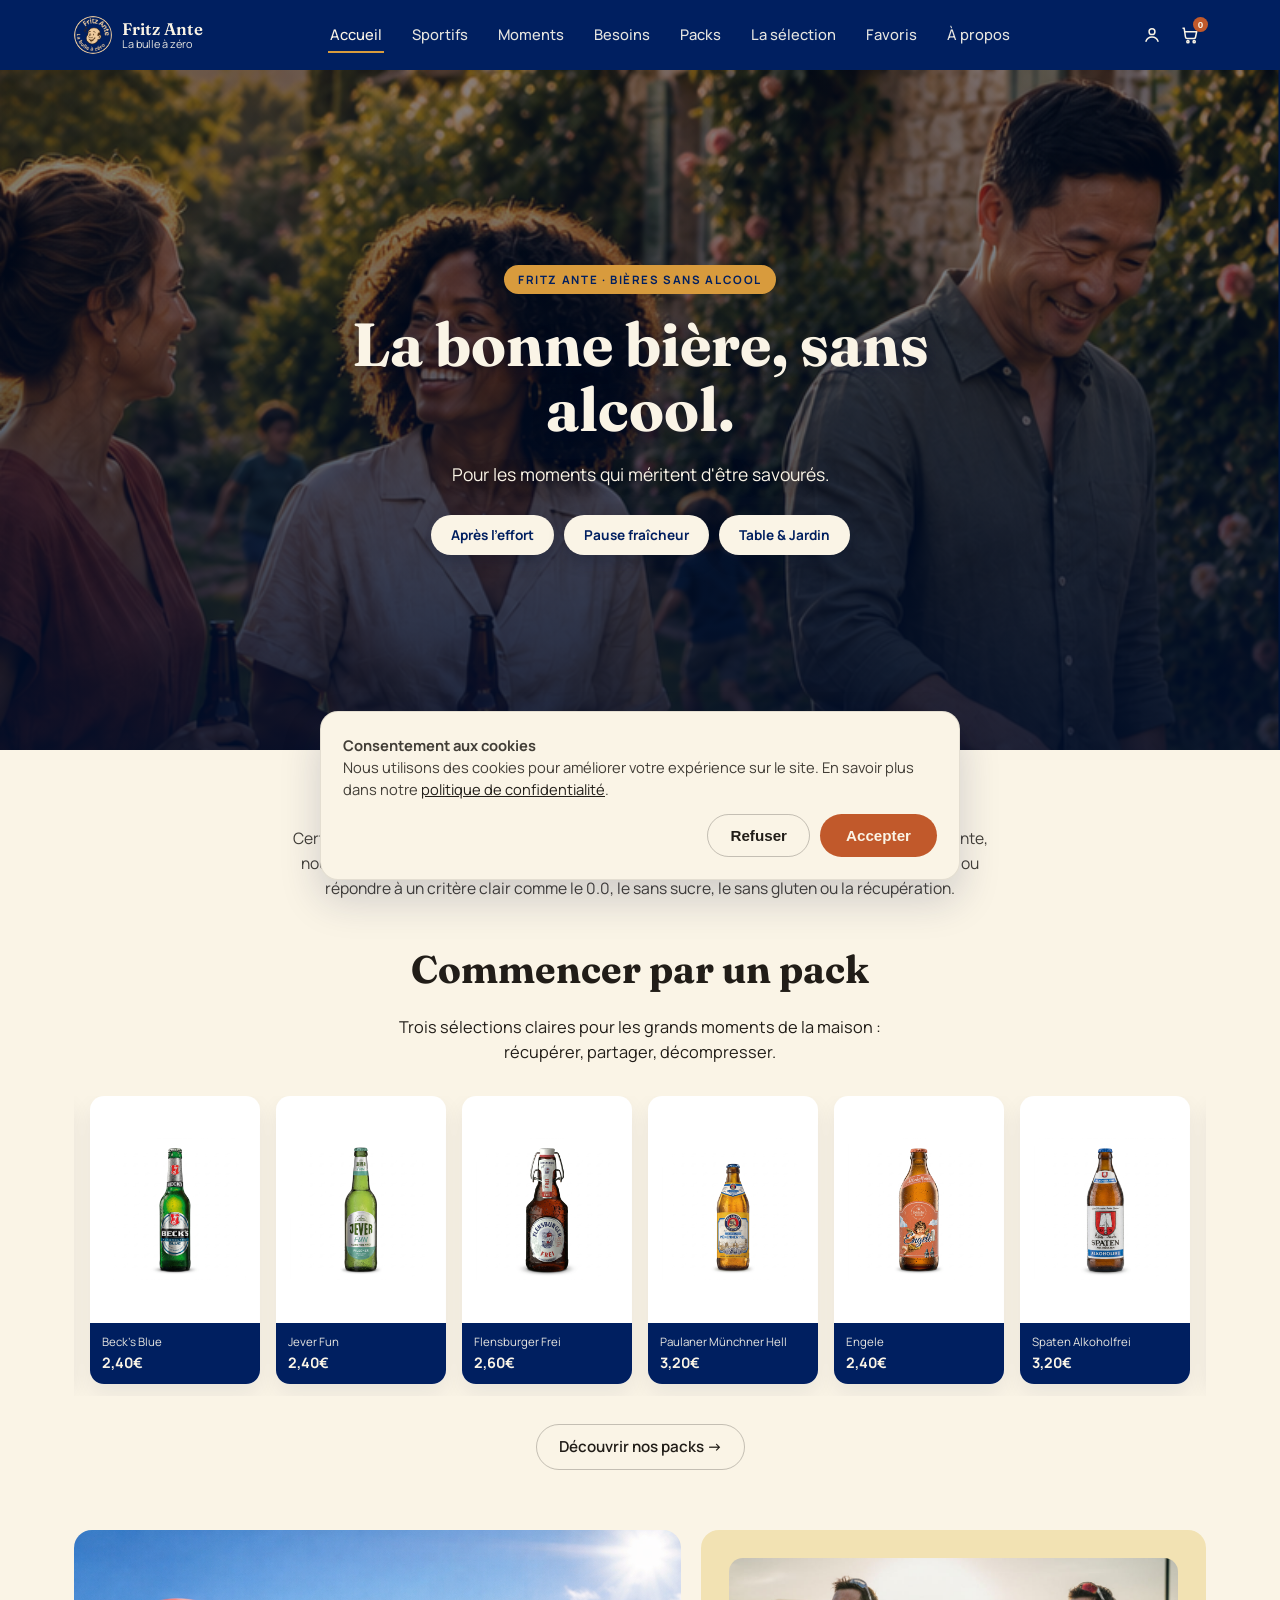
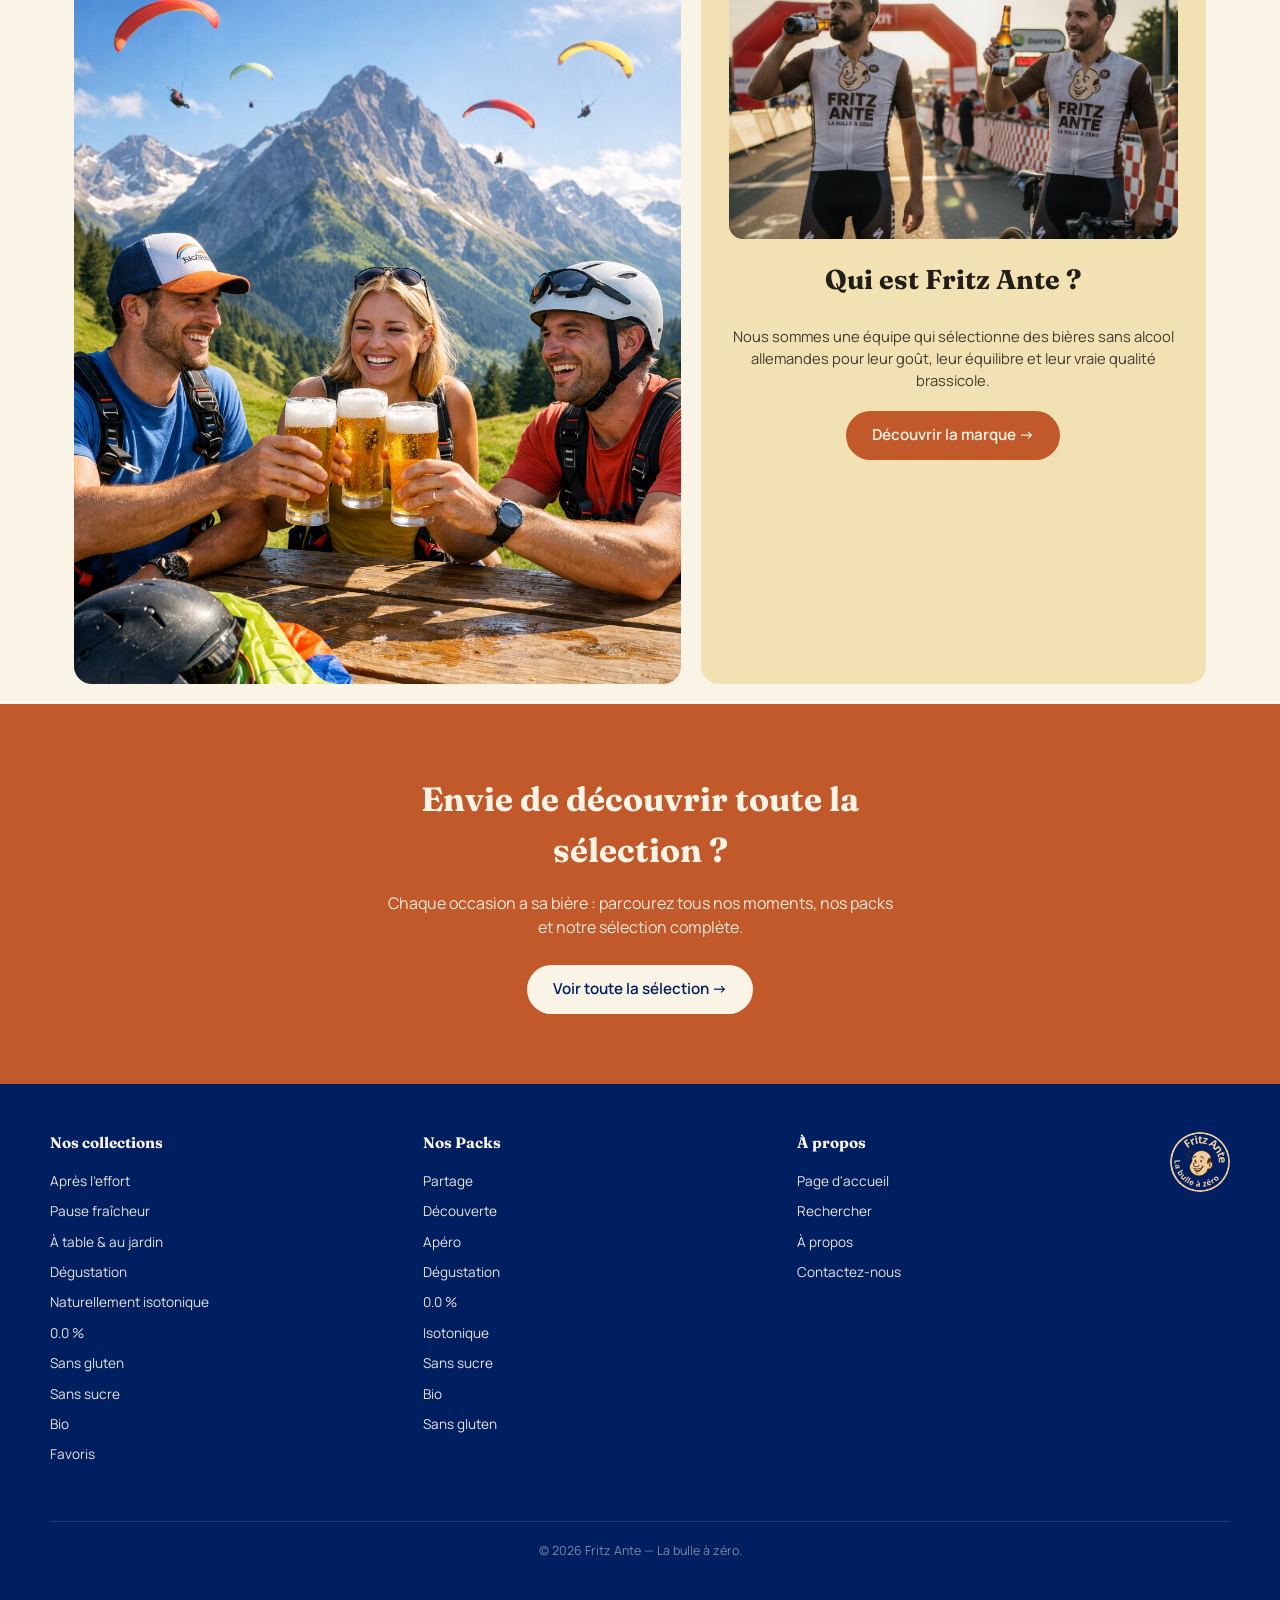
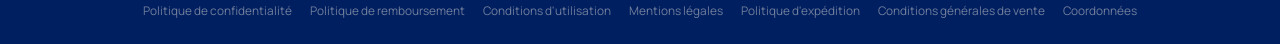
<file: index.html>
<!DOCTYPE html>
<html lang="fr">
<head>
  <meta charset="UTF-8">
  <meta name="viewport" content="width=device-width, initial-scale=1.0">
  <title>Fritz Ante — La bulle à zéro</title>
  <meta name="description" content="Fritz Ante, la bulle à zéro : des bières sans alcool pour chaque moment de votre vie.">

  <!-- Polices -->
  <link rel="preconnect" href="https://fonts.googleapis.com">
  <link href="https://fonts.googleapis.com/css2?family=Fraunces:opsz,wght@9..144,500;9..144,600;9..144,700&family=Manrope:wght@400;500;600;700&display=swap" rel="stylesheet">

  <!-- Notre feuille de style -->
  <link rel="stylesheet" href="assets/css/style.css">
</head>
<body>

  <!-- ===== BANDEAU COOKIES ===== -->
  <div class="cookie-banner" id="cookieBanner">
    <div class="cookie-content">
      <p><strong>Consentement aux cookies</strong><br>
      Nous utilisons des cookies pour améliorer votre expérience sur le site. En savoir plus dans notre
      <a href="#">politique de confidentialité</a>.</p>
      <div class="cookie-actions">
        <button class="btn btn-ghost" id="cookieRefuse">Refuser</button>
        <button class="btn btn-primary" id="cookieAccept">Accepter</button>
      </div>
    </div>
  </div>

  <!-- ===== NAVIGATION ===== -->
  <header class="navbar">
    <div class="navbar-inner">
      <a href="index.html" class="logo">
        <img class="logo-img" src="assets/images/logo.png" alt="Fritz Ante, la bulle à zéro">
        <span class="logo-text">Fritz Ante<small>La bulle à zéro</small></span>
      </a>

      <nav class="nav-links" id="navLinks">
        <a href="index.html" class="active">Accueil</a>
        <a href="sportifs.html">Sportifs</a>
        <a href="les-moments.html">Moments</a>
        <a href="les-besoins.html">Besoins</a>
        <a href="packs.html">Packs</a>
        <a href="selection.html">La sélection</a>
        <a href="favoris.html">Favoris</a>
        <a href="a-propos.html">À propos</a>
      </nav>

      <div class="navbar-actions">
        <button class="icon-btn" aria-label="Compte">
          <svg width="20" height="20" viewBox="0 0 24 24" fill="none" stroke="currentColor" stroke-width="1.8">
            <circle cx="12" cy="8" r="3.5"/>
            <path d="M4.5 20c1.4-3.6 4.3-5.5 7.5-5.5s6.1 1.9 7.5 5.5"/>
          </svg>
        </button>
        <button class="icon-btn cart-btn" aria-label="Panier">
          <svg width="20" height="20" viewBox="0 0 24 24" fill="none" stroke="currentColor" stroke-width="1.8">
            <path d="M3 4h2l1.6 10.6a2 2 0 0 0 2 1.7h8a2 2 0 0 0 2-1.6L20 8H6.2"/>
            <circle cx="9.5" cy="20" r="1.3"/>
            <circle cx="17" cy="20" r="1.3"/>
          </svg>
          <span class="cart-badge">0</span>
        </button>
        <button class="burger" id="burgerBtn" aria-label="Menu">☰</button>
      </div>
    </div>
  </header>

  <!-- ===== HERO ===== -->
  <section class="hero">
    <img class="hero-bg" src="assets/images/moments/barbecue-ete.png" alt="Amis riant ensemble autour d'un barbecue au coucher du soleil, bières sans alcool à la main">
    <div class="hero-overlay"></div>
    <div class="hero-content">
      <span class="eyebrow">Fritz Ante · Bières sans alcool</span>
      <h1>La bonne bière, sans alcool.</h1>
      <p>Pour les moments qui méritent d'être savourés.</p>
      <div class="hero-pills">
        <a href="sportifs.html" class="pill">Après l'effort</a>
        <a href="les-moments.html" class="pill">Pause fraîcheur</a>
        <a href="les-moments.html" class="pill">Table &amp; Jardin</a>
      </div>
    </div>
  </section>

  <!-- ===== INTRO + COMMENCER PAR UN PACK (texte du site original) ===== -->
  <section class="shelf">
    <p class="shelf-intro">Certaines bières se choisissent selon le moment. D'autres selon un besoin précis. Chez Fritz Ante, nous sélectionnons les bonnes bières sans alcool pour récupérer, partager, décompresser — ou répondre à un critère clair comme le 0.0, le sans sucre, le sans gluten ou la récupération.</p>

    <div class="section-head">
      <h2>Commencer par un pack</h2>
      <p>Trois sélections claires pour les grands moments de la maison : récupérer, partager, décompresser.</p>
    </div>

    <div class="shelf-row">
      <article class="shelf-item">
        <img src="assets/images/produits/warsteiner-uni.jpg" alt="Warsteiner Alkoholfrei">
        <div class="shelf-tag"><span>Warsteiner Alkoholfrei</span><strong>2,40€</strong></div>
      </article>
      <article class="shelf-item">
        <img src="assets/images/produits/bitburger-pils-uni.jpg" alt="Bitburger 0.0 Pils">
        <div class="shelf-tag"><span>Bitburger 0.0 Pils</span><strong>2,40€</strong></div>
      </article>
      <article class="shelf-item">
        <img src="assets/images/produits/erdinger-uni.jpg" alt="Erdinger Weissbier">
        <div class="shelf-tag"><span>Erdinger Weissbier</span><strong>3,20€</strong></div>
      </article>
      <article class="shelf-item">
        <img src="assets/images/produits/rothaus-uni.jpg" alt="Rothaus Tannenzäpfle">
        <div class="shelf-tag"><span>Rothaus Tannenzäpfle</span><strong>2,40€</strong></div>
      </article>
      <article class="shelf-item">
        <img src="assets/images/produits/stuttgarter-hofbrau.jpg" alt="Stuttgarter Hofbräu Alkoholfrei">
        <div class="shelf-tag"><span>Stuttgarter Hofbräu</span><strong>2,90€</strong></div>
      </article>
      <article class="shelf-item">
        <img src="assets/images/produits/becks-uni.jpg" alt="Beck's Blue">
        <div class="shelf-tag"><span>Beck's Blue</span><strong>2,40€</strong></div>
      </article>
      <article class="shelf-item">
        <img src="assets/images/produits/jever-fun-uni.jpg" alt="Jever Fun">
        <div class="shelf-tag"><span>Jever Fun</span><strong>2,40€</strong></div>
      </article>
      <article class="shelf-item">
        <img src="assets/images/produits/flensburger-uni.jpg" alt="Flensburger Frei">
        <div class="shelf-tag"><span>Flensburger Frei</span><strong>2,60€</strong></div>
      </article>
      <article class="shelf-item">
        <img src="assets/images/produits/paulaner-munchner-hell.jpg" alt="Paulaner Münchner Hell">
        <div class="shelf-tag"><span>Paulaner Münchner Hell</span><strong>3,20€</strong></div>
      </article>
      <article class="shelf-item">
        <img src="assets/images/produits/engele-uni.jpg" alt="Zwiefalter Alkoholfreies Engele">
        <div class="shelf-tag"><span>Engele</span><strong>2,40€</strong></div>
      </article>
      <article class="shelf-item">
        <img src="assets/images/produits/spaten-uni.jpg" alt="Spaten Alkoholfrei">
        <div class="shelf-tag"><span>Spaten Alkoholfrei</span><strong>3,20€</strong></div>
      </article>
      <article class="shelf-item">
        <img src="assets/images/produits/franziskaner-uni.jpg" alt="Franziskaner Weissbier">
        <div class="shelf-tag"><span>Franziskaner Weissbier</span><strong>3,20€</strong></div>
      </article>
      <article class="shelf-item">
        <img src="assets/images/produits/paulaner-weissbier-uni.jpg" alt="Paulaner Weissbier 0.0">
        <div class="shelf-tag"><span>Paulaner Weissbier 0.0</span><strong>3,20€</strong></div>
      </article>
      <article class="shelf-item">
        <img src="assets/images/produits/bitburger-radler-uni.jpg" alt="Bitburger 0.0 Radler">
        <div class="shelf-tag"><span>Bitburger 0.0 Radler</span><strong>2,40€</strong></div>
      </article>
      <article class="shelf-item">
        <img src="assets/images/produits/bitburger-herb-uni.jpg" alt="Bitburger 0.0 Herb">
        <div class="shelf-tag"><span>Bitburger 0.0 Herb</span><strong>2,40€</strong></div>
      </article>
      <article class="shelf-item">
        <img src="assets/images/produits/warsteiner-uni.jpg" alt="Warsteiner 0.0">
        <div class="shelf-tag"><span>Warsteiner 0.0</span><strong>2,40€</strong></div>
      </article>
    </div>
    <div class="shelf-more">
      <a href="packs.html" class="btn btn-ghost">Découvrir nos packs →</a>
    </div>
  </section>

  <!-- ===== MOSAÏQUE : MONTAGNE + QUI EST FRITZ ANTE ===== -->
  <section class="mosaic-duo">
    <div class="mosaic-photo">
      <img src="assets/images/moments/hero-montagne.png" alt="Amis trinquant en montagne au coucher du soleil">
    </div>
    <div class="about-card">
      <div class="about-card-photo">
        <img src="assets/images/moments/hero-cyclistes.jpg" alt="Deux cyclistes de l'équipe Fritz Ante trinquant à l'arrivée d'une course">
      </div>
      <h2>Qui est Fritz Ante ?</h2>
      <p>Nous sommes une équipe qui sélectionne des bières sans alcool allemandes pour leur goût, leur équilibre et leur vraie qualité brassicole.</p>
      <a href="a-propos.html" class="btn btn-primary">Découvrir la marque →</a>
    </div>
  </section>

  <!-- ===== BANDEAU CTA ===== -->
  <section class="cta-band">
    <div class="cta-inner">
      <h2>Envie de découvrir toute la sélection ?</h2>
      <p>Chaque occasion a sa bière : parcourez tous nos moments, nos packs et notre sélection complète.</p>
      <a href="selection.html" class="btn btn-light">Voir toute la sélection →</a>
    </div>
  </section>

  <!-- ===== FOOTER ===== -->
  <footer class="site-footer">
    <div class="footer-inner">
      <div class="footer-col">
        <h4>Nos collections</h4>
        <a href="sportifs.html">Après l'effort</a>
        <a href="les-moments.html">Pause fraîcheur</a>
        <a href="les-moments.html">À table &amp; au jardin</a>
        <a href="les-moments.html">Dégustation</a>
        <a href="les-besoins.html">Naturellement isotonique</a>
        <a href="les-besoins.html">0.0 %</a>
        <a href="les-besoins.html">Sans gluten</a>
        <a href="les-besoins.html">Sans sucre</a>
        <a href="les-besoins.html">Bio</a>
        <a href="favoris.html">Favoris</a>
      </div>
      <div class="footer-col">
        <h4>Nos Packs</h4>
        <a href="packs.html">Partage</a>
        <a href="packs.html">Découverte</a>
        <a href="packs.html">Apéro</a>
        <a href="packs.html">Dégustation</a>
        <a href="packs.html">0.0 %</a>
        <a href="packs.html">Isotonique</a>
        <a href="packs.html">Sans sucre</a>
        <a href="packs.html">Bio</a>
        <a href="packs.html">Sans gluten</a>
      </div>
      <div class="footer-col">
        <h4>À propos</h4>
        <a href="index.html">Page d'accueil</a>
        <a href="les-moments.html#selection">Rechercher</a>
        <a href="a-propos.html">À propos</a>
        <a href="#">Contactez-nous</a>
      </div>
      <div class="footer-brand">
        <img class="logo-img logo-img-footer" src="assets/images/logo.png" alt="Fritz Ante">
      </div>
      <p class="footer-copy">© 2026 Fritz Ante — La bulle à zéro.</p>
      <nav class="footer-legal">
        <a href="#">Politique de confidentialité</a>
        <a href="#">Politique de remboursement</a>
        <a href="#">Conditions d'utilisation</a>
        <a href="#">Mentions légales</a>
        <a href="#">Politique d'expédition</a>
        <a href="#">Conditions générales de vente</a>
        <a href="#">Coordonnées</a>
      </nav>
    </div>
  </footer>

  <script src="assets/js/script.js"></script>
</body>
</html>
</file>
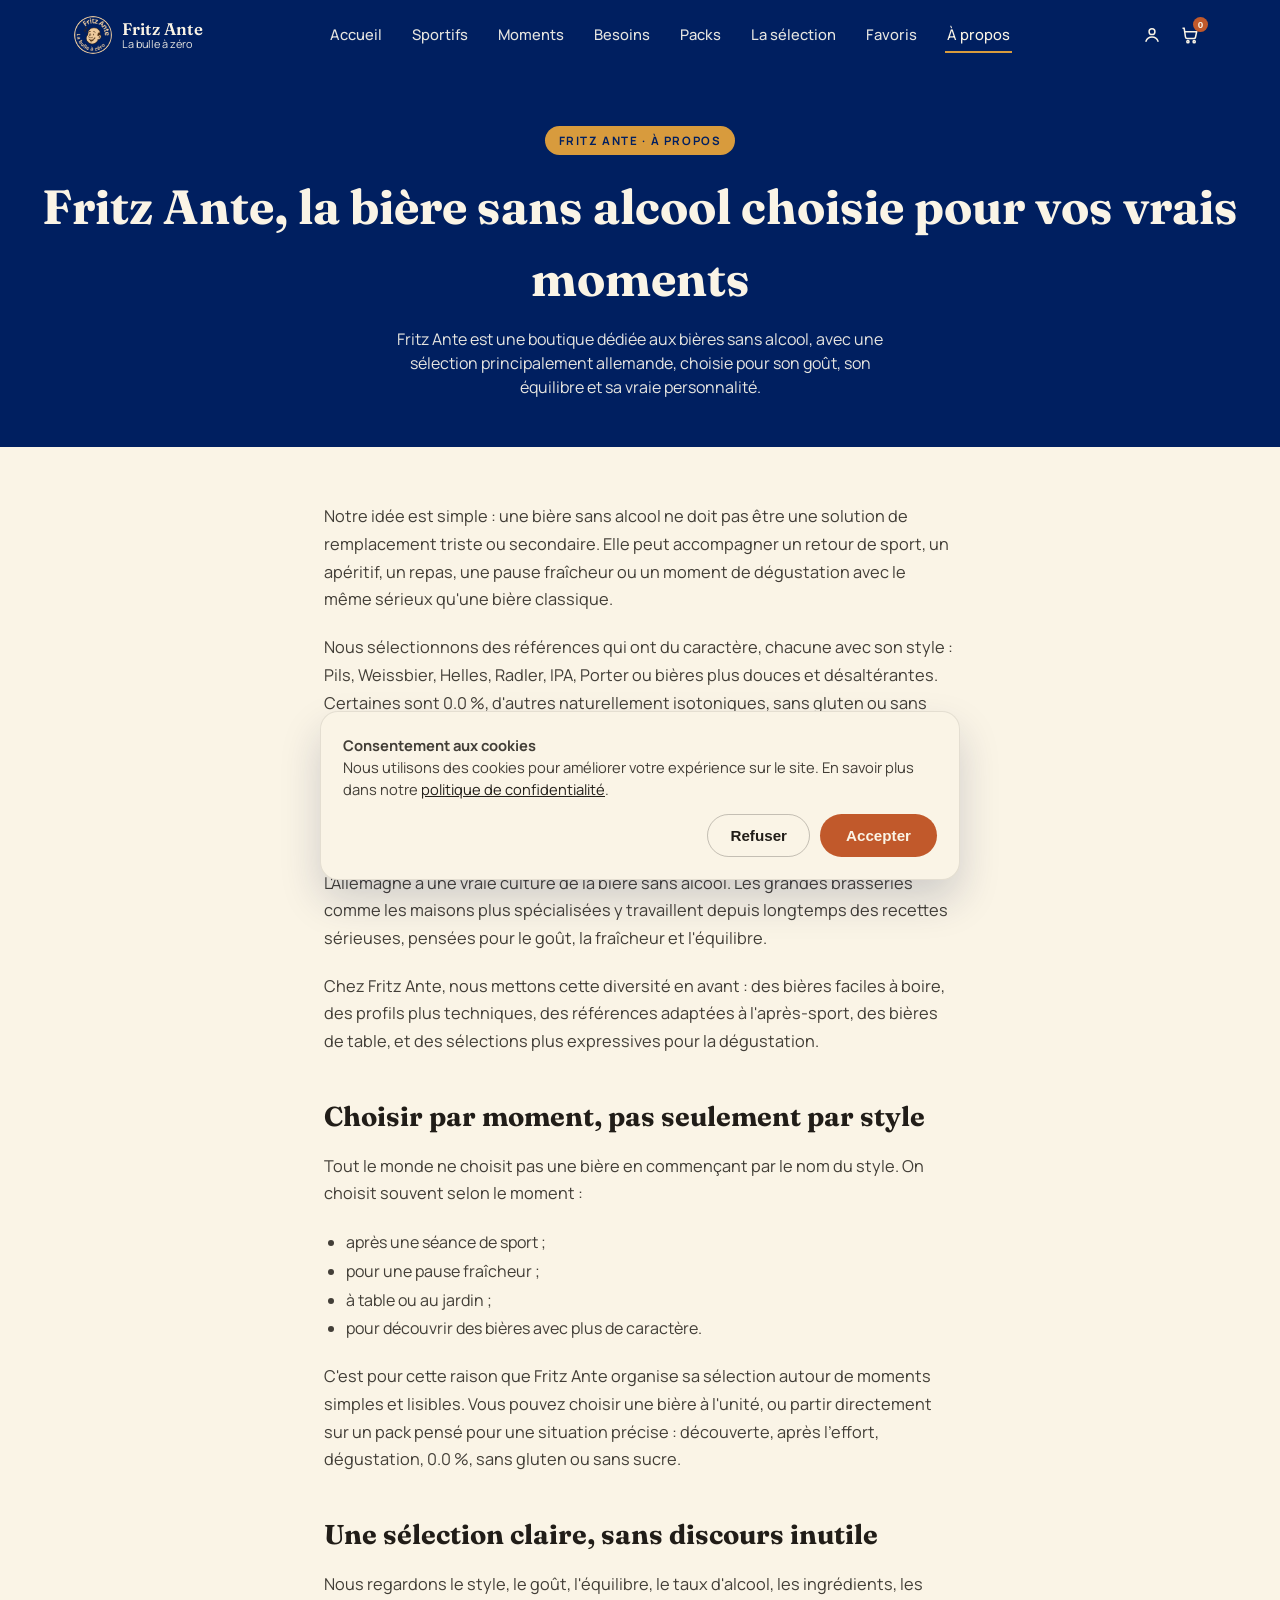
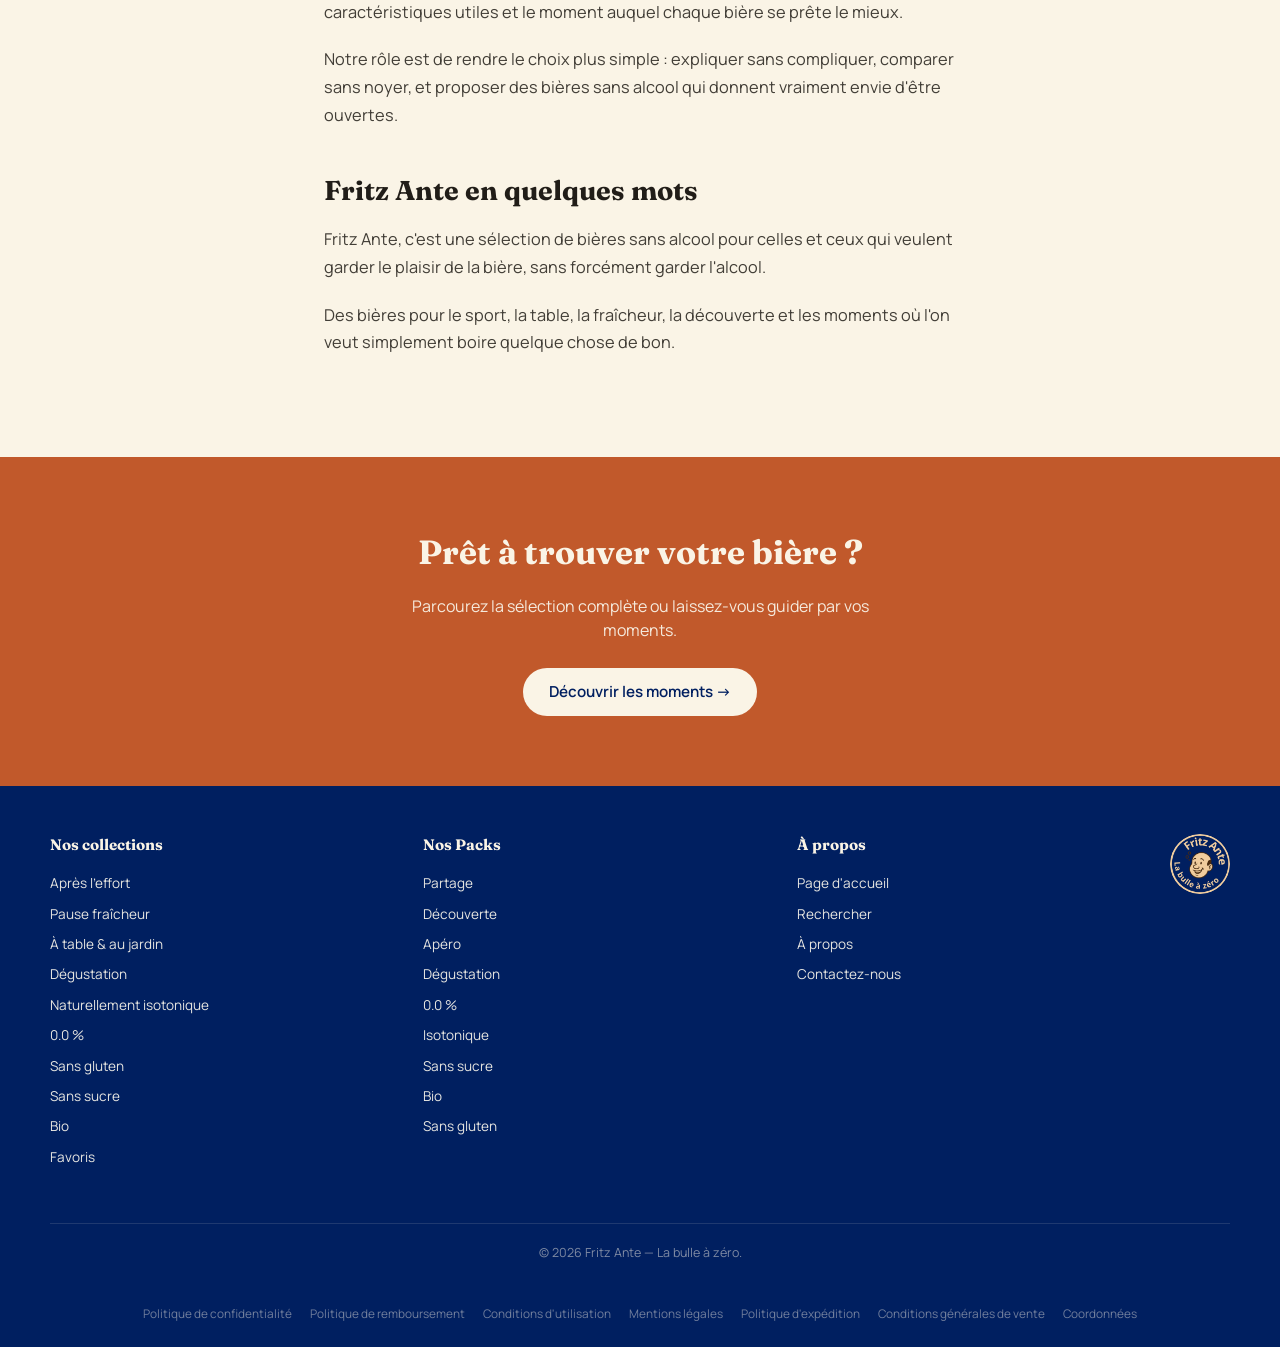
<file: a-propos.html>
<!DOCTYPE html>
<html lang="fr">
<head>
  <meta charset="UTF-8">
  <meta name="viewport" content="width=device-width, initial-scale=1.0">
  <title>À propos — Fritz Ante</title>
  <meta name="description" content="À propos de Fritz Ante : bières sans alcool allemandes choisies pour vos vrais moments.">

  <link rel="preconnect" href="https://fonts.googleapis.com">
  <link href="https://fonts.googleapis.com/css2?family=Fraunces:opsz,wght@9..144,500;9..144,600;9..144,700&family=Manrope:wght@400;500;600;700&display=swap" rel="stylesheet">
  <link rel="stylesheet" href="assets/css/style.css">
</head>
<body>

  <!-- ===== BANDEAU COOKIES ===== -->
  <div class="cookie-banner" id="cookieBanner">
    <div class="cookie-content">
      <p><strong>Consentement aux cookies</strong><br>
      Nous utilisons des cookies pour améliorer votre expérience sur le site. En savoir plus dans notre
      <a href="#">politique de confidentialité</a>.</p>
      <div class="cookie-actions">
        <button class="btn btn-ghost" id="cookieRefuse">Refuser</button>
        <button class="btn btn-primary" id="cookieAccept">Accepter</button>
      </div>
    </div>
  </div>

  <!-- ===== NAVIGATION ===== -->
  <header class="navbar">
    <div class="navbar-inner">
      <a href="index.html" class="logo">
        <img class="logo-img" src="assets/images/logo.png" alt="Fritz Ante, la bulle à zéro">
        <span class="logo-text">Fritz Ante<small>La bulle à zéro</small></span>
      </a>

      <nav class="nav-links" id="navLinks">
        <a href="index.html">Accueil</a>
        <a href="sportifs.html">Sportifs</a>
        <a href="les-moments.html">Moments</a>
        <a href="les-besoins.html">Besoins</a>
        <a href="packs.html">Packs</a>
        <a href="selection.html">La sélection</a>
        <a href="favoris.html">Favoris</a>
        <a href="a-propos.html" class="active">À propos</a>
      </nav>

      <div class="navbar-actions">
        <button class="icon-btn" aria-label="Compte">
          <svg width="20" height="20" viewBox="0 0 24 24" fill="none" stroke="currentColor" stroke-width="1.8">
            <circle cx="12" cy="8" r="3.5"/>
            <path d="M4.5 20c1.4-3.6 4.3-5.5 7.5-5.5s6.1 1.9 7.5 5.5"/>
          </svg>
        </button>
        <button class="icon-btn cart-btn" aria-label="Panier">
          <svg width="20" height="20" viewBox="0 0 24 24" fill="none" stroke="currentColor" stroke-width="1.8">
            <path d="M3 4h2l1.6 10.6a2 2 0 0 0 2 1.7h8a2 2 0 0 0 2-1.6L20 8H6.2"/>
            <circle cx="9.5" cy="20" r="1.3"/>
            <circle cx="17" cy="20" r="1.3"/>
          </svg>
          <span class="cart-badge">0</span>
        </button>
        <button class="burger" id="burgerBtn" aria-label="Menu">☰</button>
      </div>
    </div>
  </header>

  <!-- ===== BANNIÈRE DE PAGE ===== -->
  <section class="page-banner">
    <span class="eyebrow">Fritz Ante · À propos</span>
    <h1>Fritz Ante, la bière sans alcool choisie pour vos vrais moments</h1>
    <p>Fritz Ante est une boutique dédiée aux bières sans alcool, avec une sélection principalement allemande, choisie pour son goût, son équilibre et sa vraie personnalité.</p>
  </section>

  <!-- ===== CONTENU ===== -->
  <article class="article">

    <p>Notre idée est simple : une bière sans alcool ne doit pas être une solution de remplacement triste ou secondaire. Elle peut accompagner un retour de sport, un apéritif, un repas, une pause fraîcheur ou un moment de dégustation avec le même sérieux qu'une bière classique.</p>

    <p>Nous sélectionnons des références qui ont du caractère, chacune avec son style : Pils, Weissbier, Helles, Radler, IPA, Porter ou bières plus douces et désaltérantes. Certaines sont 0.0&nbsp;%, d'autres naturellement isotoniques, sans gluten ou sans sucre. L'objectif n'est pas de tout promettre à tout le monde, mais d'aider chacun à trouver la bonne bière pour le bon moment.</p>

    <h2>Pourquoi l'Allemagne ?</h2>
    <p>L'Allemagne a une vraie culture de la bière sans alcool. Les grandes brasseries comme les maisons plus spécialisées y travaillent depuis longtemps des recettes sérieuses, pensées pour le goût, la fraîcheur et l'équilibre.</p>
    <p>Chez Fritz Ante, nous mettons cette diversité en avant : des bières faciles à boire, des profils plus techniques, des références adaptées à l'après-sport, des bières de table, et des sélections plus expressives pour la dégustation.</p>

    <h2>Choisir par moment, pas seulement par style</h2>
    <p>Tout le monde ne choisit pas une bière en commençant par le nom du style. On choisit souvent selon le moment :</p>
    <ul>
      <li>après une séance de sport ;</li>
      <li>pour une pause fraîcheur ;</li>
      <li>à table ou au jardin ;</li>
      <li>pour découvrir des bières avec plus de caractère.</li>
    </ul>
    <p>C'est pour cette raison que Fritz Ante organise sa sélection autour de moments simples et lisibles. Vous pouvez choisir une bière à l'unité, ou partir directement sur un pack pensé pour une situation précise : découverte, après l'effort, dégustation, 0.0&nbsp;%, sans gluten ou sans sucre.</p>

    <h2>Une sélection claire, sans discours inutile</h2>
    <p>Nous regardons le style, le goût, l'équilibre, le taux d'alcool, les ingrédients, les caractéristiques utiles et le moment auquel chaque bière se prête le mieux.</p>
    <p>Notre rôle est de rendre le choix plus simple : expliquer sans compliquer, comparer sans noyer, et proposer des bières sans alcool qui donnent vraiment envie d'être ouvertes.</p>

    <h2>Fritz Ante en quelques mots</h2>
    <p>Fritz Ante, c'est une sélection de bières sans alcool pour celles et ceux qui veulent garder le plaisir de la bière, sans forcément garder l'alcool.</p>
    <p>Des bières pour le sport, la table, la fraîcheur, la découverte et les moments où l'on veut simplement boire quelque chose de bon.</p>

  </article>

  <!-- ===== BANDEAU CTA ===== -->
  <section class="cta-band">
    <div class="cta-inner">
      <h2>Prêt à trouver votre bière ?</h2>
      <p>Parcourez la sélection complète ou laissez-vous guider par vos moments.</p>
      <a href="les-moments.html" class="btn btn-light">Découvrir les moments →</a>
    </div>
  </section>

  <!-- ===== FOOTER ===== -->
  <footer class="site-footer">
    <div class="footer-inner">
      <div class="footer-col">
        <h4>Nos collections</h4>
        <a href="sportifs.html">Après l'effort</a>
        <a href="les-moments.html">Pause fraîcheur</a>
        <a href="les-moments.html">À table &amp; au jardin</a>
        <a href="les-moments.html">Dégustation</a>
        <a href="les-besoins.html">Naturellement isotonique</a>
        <a href="les-besoins.html">0.0 %</a>
        <a href="les-besoins.html">Sans gluten</a>
        <a href="les-besoins.html">Sans sucre</a>
        <a href="les-besoins.html">Bio</a>
        <a href="favoris.html">Favoris</a>
      </div>
      <div class="footer-col">
        <h4>Nos Packs</h4>
        <a href="packs.html">Partage</a>
        <a href="packs.html">Découverte</a>
        <a href="packs.html">Apéro</a>
        <a href="packs.html">Dégustation</a>
        <a href="packs.html">0.0 %</a>
        <a href="packs.html">Isotonique</a>
        <a href="packs.html">Sans sucre</a>
        <a href="packs.html">Bio</a>
        <a href="packs.html">Sans gluten</a>
      </div>
      <div class="footer-col">
        <h4>À propos</h4>
        <a href="index.html">Page d'accueil</a>
        <a href="selection.html">Rechercher</a>
        <a href="a-propos.html">À propos</a>
        <a href="#">Contactez-nous</a>
      </div>
      <div class="footer-brand">
        <img class="logo-img logo-img-footer" src="assets/images/logo.png" alt="Fritz Ante">
      </div>
      <p class="footer-copy">© 2026 Fritz Ante — La bulle à zéro.</p>
      <nav class="footer-legal">
        <a href="#">Politique de confidentialité</a>
        <a href="#">Politique de remboursement</a>
        <a href="#">Conditions d'utilisation</a>
        <a href="#">Mentions légales</a>
        <a href="#">Politique d'expédition</a>
        <a href="#">Conditions générales de vente</a>
        <a href="#">Coordonnées</a>
      </nav>
    </div>
  </footer>

  <script src="assets/js/script.js"></script>
</body>
</html>
</file>
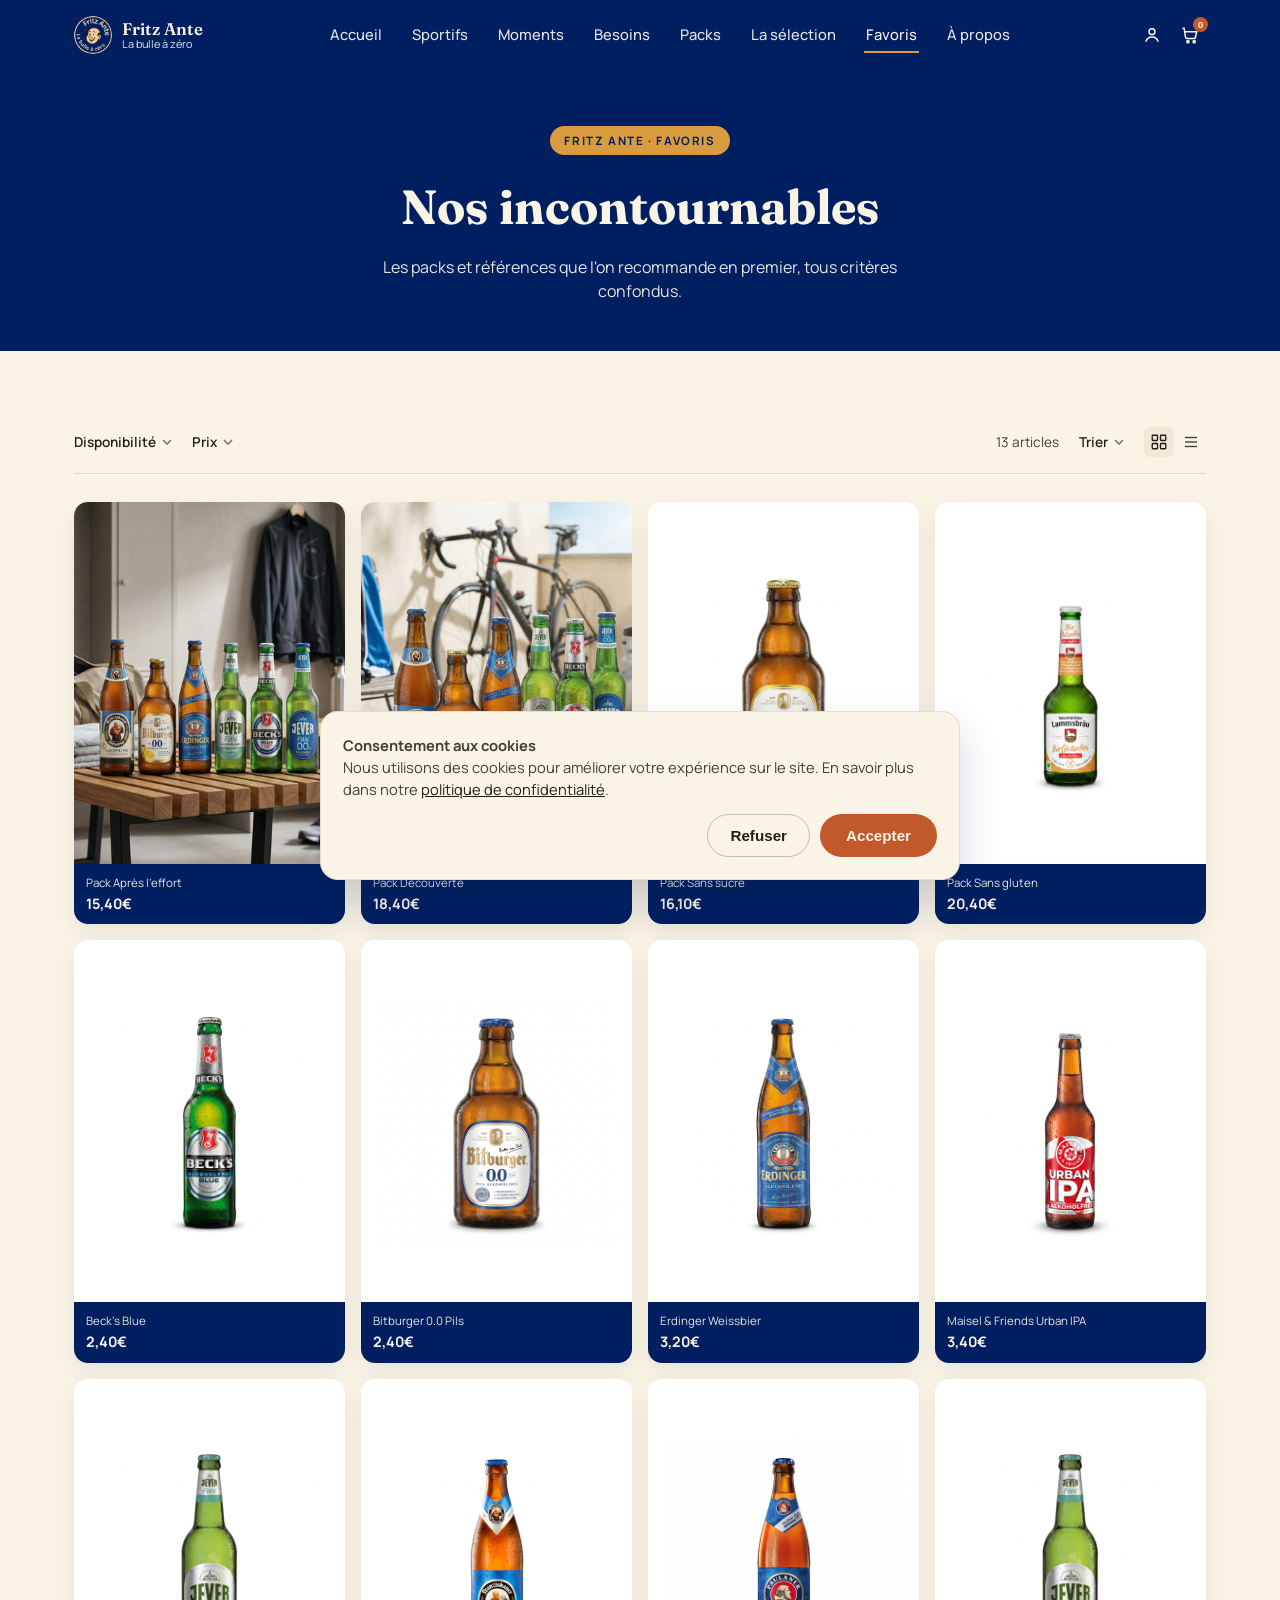
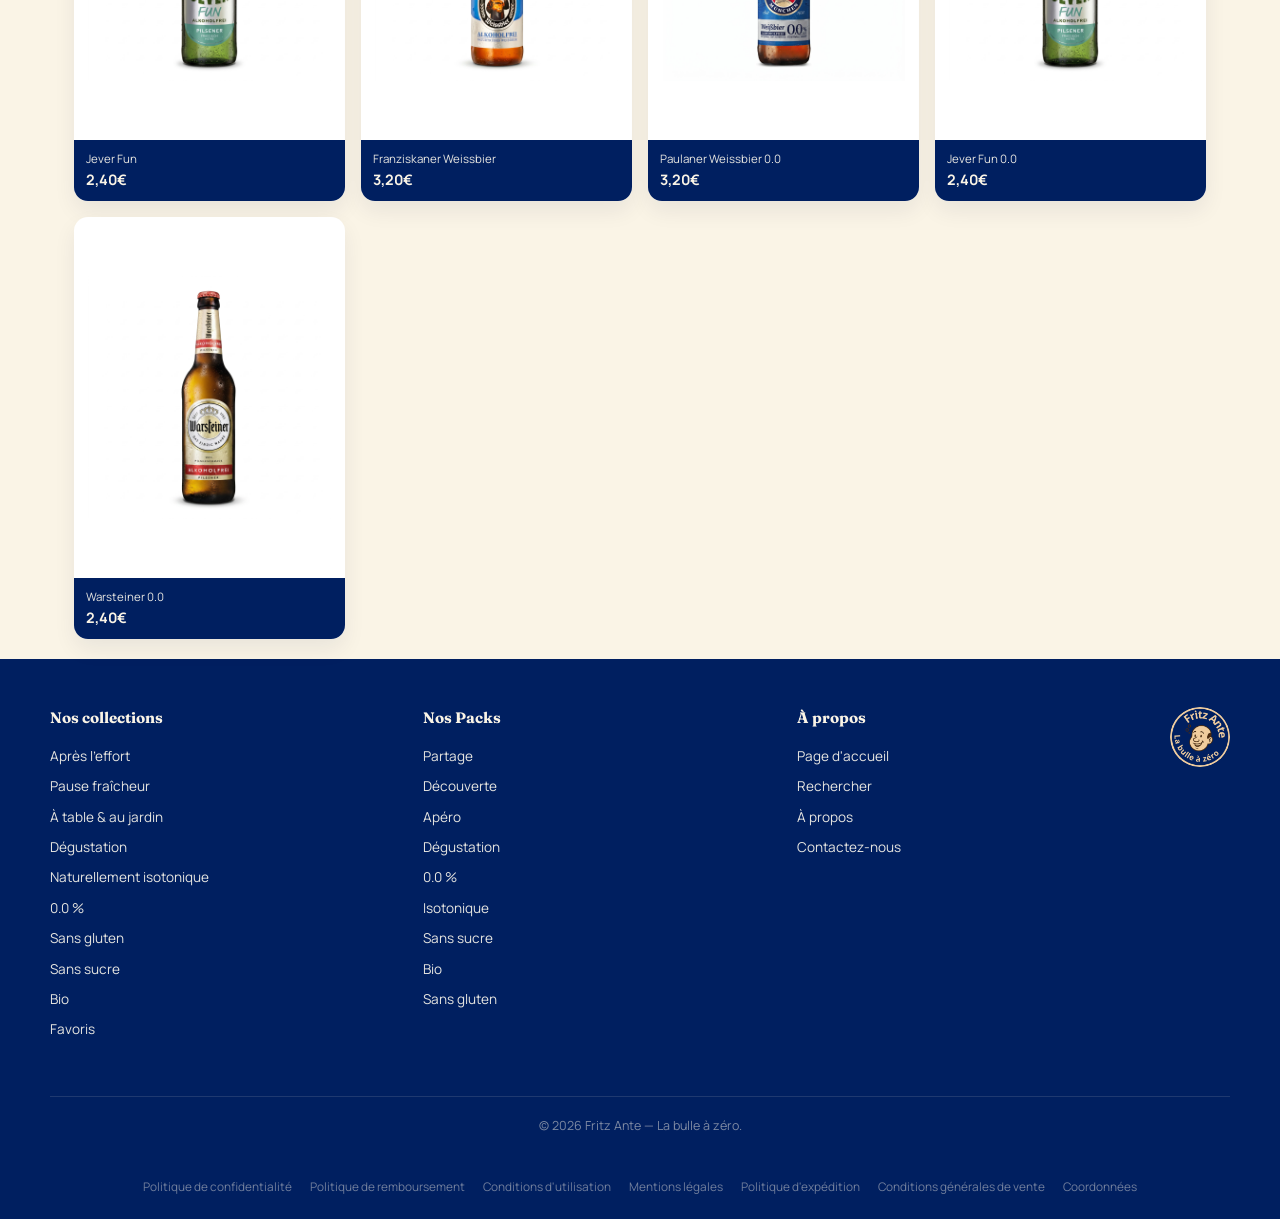
<file: favoris.html>
<!DOCTYPE html>
<html lang="fr">
<head>
  <meta charset="UTF-8">
  <meta name="viewport" content="width=device-width, initial-scale=1.0">
  <title>Favoris — Fritz Ante</title>
  <meta name="description" content="Nos incontournables de la bière sans alcool Fritz Ante.">

  <link rel="preconnect" href="https://fonts.googleapis.com">
  <link href="https://fonts.googleapis.com/css2?family=Fraunces:opsz,wght@9..144,500;9..144,600;9..144,700&family=Manrope:wght@400;500;600;700&display=swap" rel="stylesheet">
  <link rel="stylesheet" href="assets/css/style.css">
</head>
<body>

  <!-- ===== BANDEAU COOKIES ===== -->
  <div class="cookie-banner" id="cookieBanner">
    <div class="cookie-content">
      <p><strong>Consentement aux cookies</strong><br>
      Nous utilisons des cookies pour améliorer votre expérience sur le site. En savoir plus dans notre
      <a href="#">politique de confidentialité</a>.</p>
      <div class="cookie-actions">
        <button class="btn btn-ghost" id="cookieRefuse">Refuser</button>
        <button class="btn btn-primary" id="cookieAccept">Accepter</button>
      </div>
    </div>
  </div>

  <!-- ===== NAVIGATION ===== -->
  <header class="navbar">
    <div class="navbar-inner">
      <a href="index.html" class="logo">
        <img class="logo-img" src="assets/images/logo.png" alt="Fritz Ante, la bulle à zéro">
        <span class="logo-text">Fritz Ante<small>La bulle à zéro</small></span>
      </a>

      <nav class="nav-links" id="navLinks">
        <a href="index.html">Accueil</a>
        <a href="sportifs.html">Sportifs</a>
        <a href="les-moments.html">Moments</a>
        <a href="les-besoins.html">Besoins</a>
        <a href="packs.html">Packs</a>
        <a href="selection.html">La sélection</a>
        <a href="favoris.html" class="active">Favoris</a>
        <a href="a-propos.html">À propos</a>
      </nav>

      <div class="navbar-actions">
        <button class="icon-btn" aria-label="Compte">
          <svg width="20" height="20" viewBox="0 0 24 24" fill="none" stroke="currentColor" stroke-width="1.8">
            <circle cx="12" cy="8" r="3.5"/>
            <path d="M4.5 20c1.4-3.6 4.3-5.5 7.5-5.5s6.1 1.9 7.5 5.5"/>
          </svg>
        </button>
        <button class="icon-btn cart-btn" aria-label="Panier">
          <svg width="20" height="20" viewBox="0 0 24 24" fill="none" stroke="currentColor" stroke-width="1.8">
            <path d="M3 4h2l1.6 10.6a2 2 0 0 0 2 1.7h8a2 2 0 0 0 2-1.6L20 8H6.2"/>
            <circle cx="9.5" cy="20" r="1.3"/>
            <circle cx="17" cy="20" r="1.3"/>
          </svg>
          <span class="cart-badge">0</span>
        </button>
        <button class="burger" id="burgerBtn" aria-label="Menu">☰</button>
      </div>
    </div>
  </header>

  <!-- ===== BANNIÈRE DE PAGE ===== -->
  <section class="page-banner">
    <span class="eyebrow">Fritz Ante · Favoris</span>
    <h1>Nos incontournables</h1>
    <p>Les packs et références que l'on recommande en premier, tous critères confondus.</p>
  </section>

  <!-- ===== GRILLE FAVORIS (une seule grille, comme sur le site) ===== -->
  <section class="shelf">

    <div class="shelf-toolbar">
      <div class="toolbar-filters">
        <button class="toolbar-filter" type="button">Disponibilité
          <svg width="10" height="6" viewBox="0 0 10 6" fill="none" stroke="currentColor" stroke-width="1.6"><path d="M1 1l4 4 4-4"/></svg>
        </button>
        <button class="toolbar-filter" type="button">Prix
          <svg width="10" height="6" viewBox="0 0 10 6" fill="none" stroke="currentColor" stroke-width="1.6"><path d="M1 1l4 4 4-4"/></svg>
        </button>
      </div>
      <div class="toolbar-right">
        <span class="toolbar-count">13 articles</span>
        <button class="toolbar-filter" type="button">Trier
          <svg width="10" height="6" viewBox="0 0 10 6" fill="none" stroke="currentColor" stroke-width="1.6"><path d="M1 1l4 4 4-4"/></svg>
        </button>
        <div class="toolbar-views">
          <button class="view-btn active" type="button" aria-label="Vue grille">
            <svg width="18" height="18" viewBox="0 0 24 24" fill="none" stroke="currentColor" stroke-width="1.8"><rect x="3" y="3" width="7" height="7" rx="1"/><rect x="14" y="3" width="7" height="7" rx="1"/><rect x="3" y="14" width="7" height="7" rx="1"/><rect x="14" y="14" width="7" height="7" rx="1"/></svg>
          </button>
          <button class="view-btn" type="button" aria-label="Vue liste">
            <svg width="18" height="18" viewBox="0 0 24 24" fill="none" stroke="currentColor" stroke-width="1.8"><line x1="4" y1="6" x2="20" y2="6"/><line x1="4" y1="12" x2="20" y2="12"/><line x1="4" y1="18" x2="20" y2="18"/></svg>
          </button>
        </div>
      </div>
    </div>

    <div class="shelf-grid">

      <article class="shelf-item shelf-item--cover">
        <img src="assets/images/moments/pack-recup-gym.jpg" alt="Pack Après l'effort">
        <div class="shelf-tag"><span>Pack Après l'effort</span><strong>15,40€</strong></div>
      </article>
      <article class="shelf-item shelf-item--cover">
        <img src="assets/images/moments/pack-recup-velo.jpg" alt="Pack Découverte">
        <div class="shelf-tag"><span>Pack Découverte</span><strong>18,40€</strong></div>
      </article>
      <article class="shelf-item">
        <img src="assets/images/produits/bitburger-radler-uni.jpg" alt="Pack Sans sucre">
        <div class="shelf-tag"><span>Pack Sans sucre</span><strong>16,10€</strong></div>
      </article>
      <article class="shelf-item">
        <img src="assets/images/produits/lammsbraeu.jpg" alt="Pack Sans gluten">
        <div class="shelf-tag"><span>Pack Sans gluten</span><strong>20,40€</strong></div>
      </article>
      <article class="shelf-item">
        <img src="assets/images/produits/becks-uni.jpg" alt="Beck's Blue">
        <div class="shelf-tag"><span>Beck's Blue</span><strong>2,40€</strong></div>
      </article>
      <article class="shelf-item">
        <img src="assets/images/produits/bitburger-pils-uni.jpg" alt="Bitburger 0.0 Pils">
        <div class="shelf-tag"><span>Bitburger 0.0 Pils</span><strong>2,40€</strong></div>
      </article>
      <article class="shelf-item">
        <img src="assets/images/produits/erdinger-uni.jpg" alt="Erdinger Weissbier">
        <div class="shelf-tag"><span>Erdinger Weissbier</span><strong>3,20€</strong></div>
      </article>
      <article class="shelf-item">
        <img src="assets/images/produits/maisels-urban-ipa.jpg" alt="Maisel &amp; Friends Urban IPA">
        <div class="shelf-tag"><span>Maisel &amp; Friends Urban IPA</span><strong>3,40€</strong></div>
      </article>
      <article class="shelf-item">
        <img src="assets/images/produits/jever-fun-uni.jpg" alt="Jever Fun">
        <div class="shelf-tag"><span>Jever Fun</span><strong>2,40€</strong></div>
      </article>
      <article class="shelf-item">
        <img src="assets/images/produits/franziskaner-uni.jpg" alt="Franziskaner Weissbier">
        <div class="shelf-tag"><span>Franziskaner Weissbier</span><strong>3,20€</strong></div>
      </article>
      <article class="shelf-item">
        <img src="assets/images/produits/paulaner-weissbier-uni.jpg" alt="Paulaner Weissbier 0.0">
        <div class="shelf-tag"><span>Paulaner Weissbier 0.0</span><strong>3,20€</strong></div>
      </article>
      <article class="shelf-item">
        <img src="assets/images/produits/jever-fun-uni.jpg" alt="Jever Fun 0.0">
        <div class="shelf-tag"><span>Jever Fun 0.0</span><strong>2,40€</strong></div>
      </article>
      <article class="shelf-item">
        <img src="assets/images/produits/warsteiner-uni.jpg" alt="Warsteiner 0.0">
        <div class="shelf-tag"><span>Warsteiner 0.0</span><strong>2,40€</strong></div>
      </article>

    </div>
  </section>

  <!-- ===== FOOTER ===== -->
  <footer class="site-footer">
    <div class="footer-inner">
      <div class="footer-col">
        <h4>Nos collections</h4>
        <a href="sportifs.html">Après l'effort</a>
        <a href="les-moments.html">Pause fraîcheur</a>
        <a href="les-moments.html">À table &amp; au jardin</a>
        <a href="les-moments.html">Dégustation</a>
        <a href="les-besoins.html">Naturellement isotonique</a>
        <a href="les-besoins.html">0.0 %</a>
        <a href="les-besoins.html">Sans gluten</a>
        <a href="les-besoins.html">Sans sucre</a>
        <a href="les-besoins.html">Bio</a>
        <a href="favoris.html">Favoris</a>
      </div>
      <div class="footer-col">
        <h4>Nos Packs</h4>
        <a href="packs.html">Partage</a>
        <a href="packs.html">Découverte</a>
        <a href="packs.html">Apéro</a>
        <a href="packs.html">Dégustation</a>
        <a href="packs.html">0.0 %</a>
        <a href="packs.html">Isotonique</a>
        <a href="packs.html">Sans sucre</a>
        <a href="packs.html">Bio</a>
        <a href="packs.html">Sans gluten</a>
      </div>
      <div class="footer-col">
        <h4>À propos</h4>
        <a href="index.html">Page d'accueil</a>
        <a href="selection.html">Rechercher</a>
        <a href="a-propos.html">À propos</a>
        <a href="#">Contactez-nous</a>
      </div>
      <div class="footer-brand">
        <img class="logo-img logo-img-footer" src="assets/images/logo.png" alt="Fritz Ante">
      </div>
      <p class="footer-copy">© 2026 Fritz Ante — La bulle à zéro.</p>
      <nav class="footer-legal">
        <a href="#">Politique de confidentialité</a>
        <a href="#">Politique de remboursement</a>
        <a href="#">Conditions d'utilisation</a>
        <a href="#">Mentions légales</a>
        <a href="#">Politique d'expédition</a>
        <a href="#">Conditions générales de vente</a>
        <a href="#">Coordonnées</a>
      </nav>
    </div>
  </footer>

  <script src="assets/js/script.js"></script>
</body>
</html>
</file>
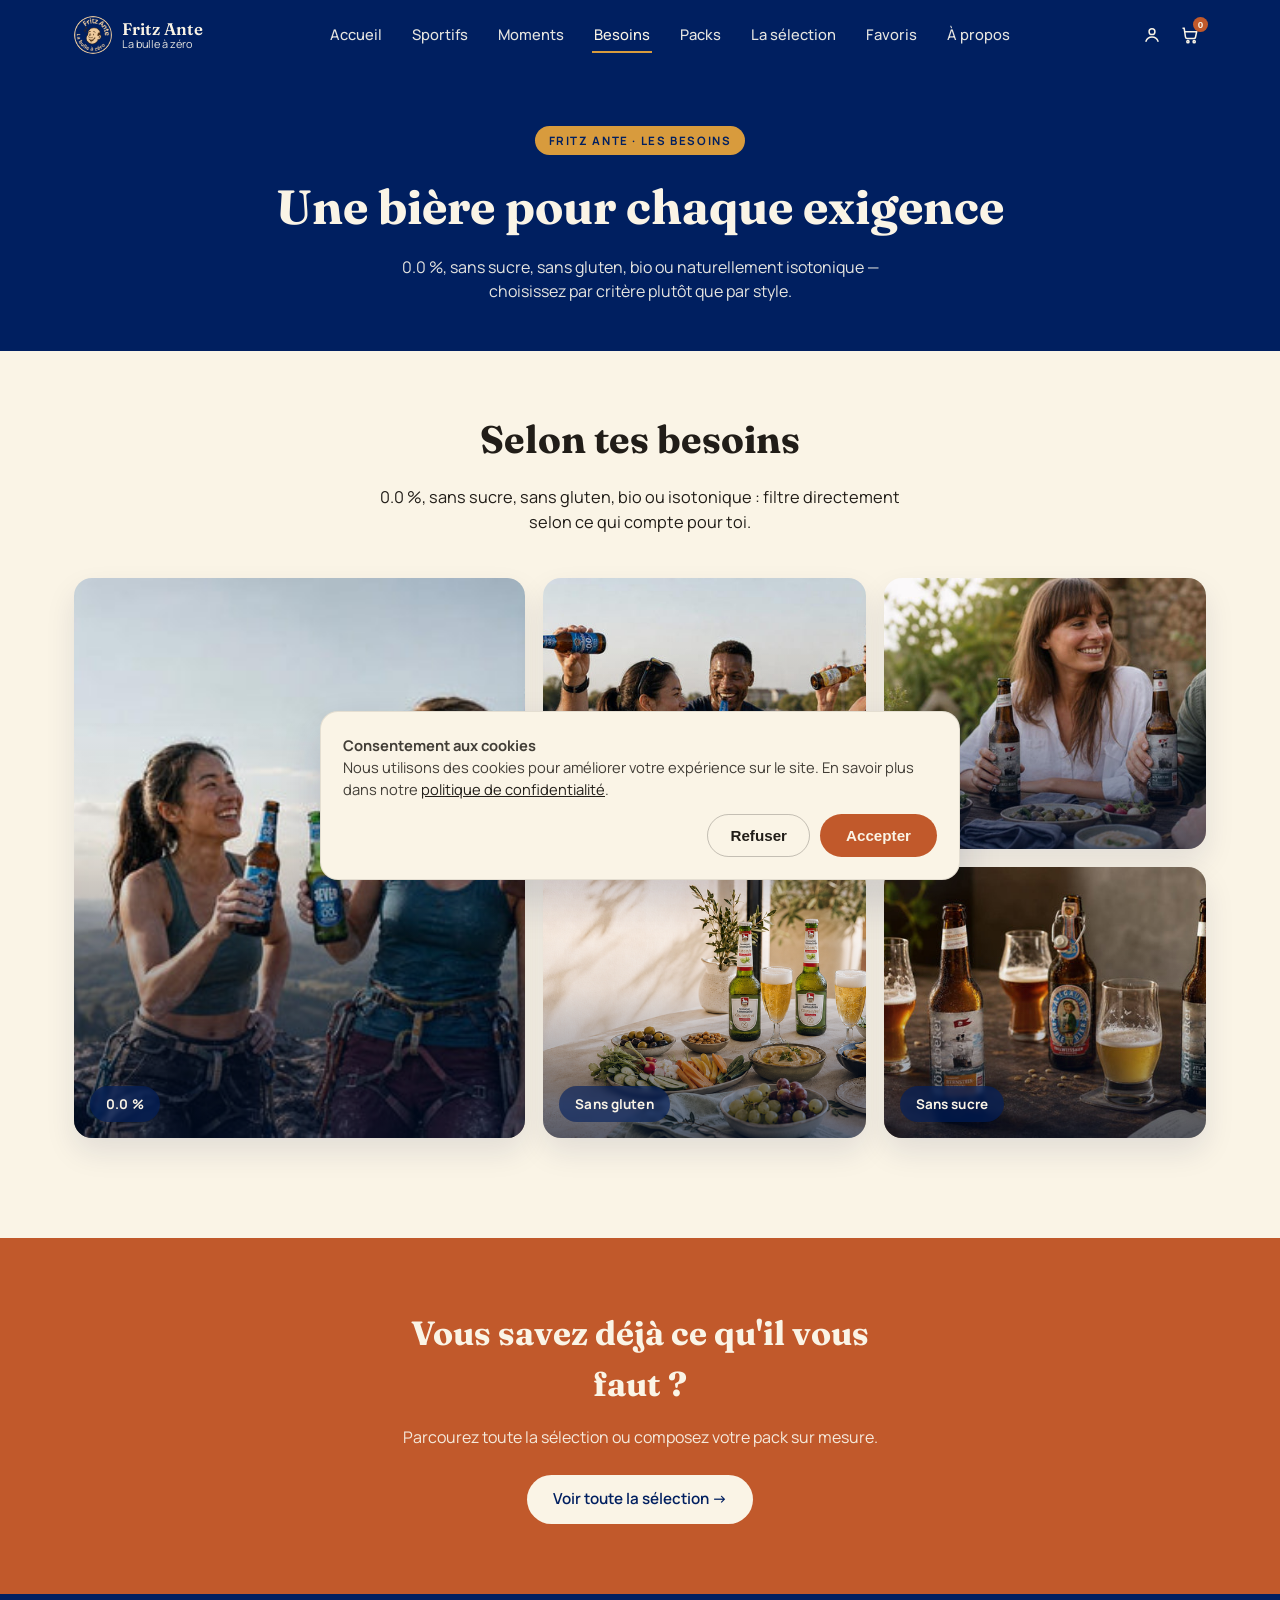
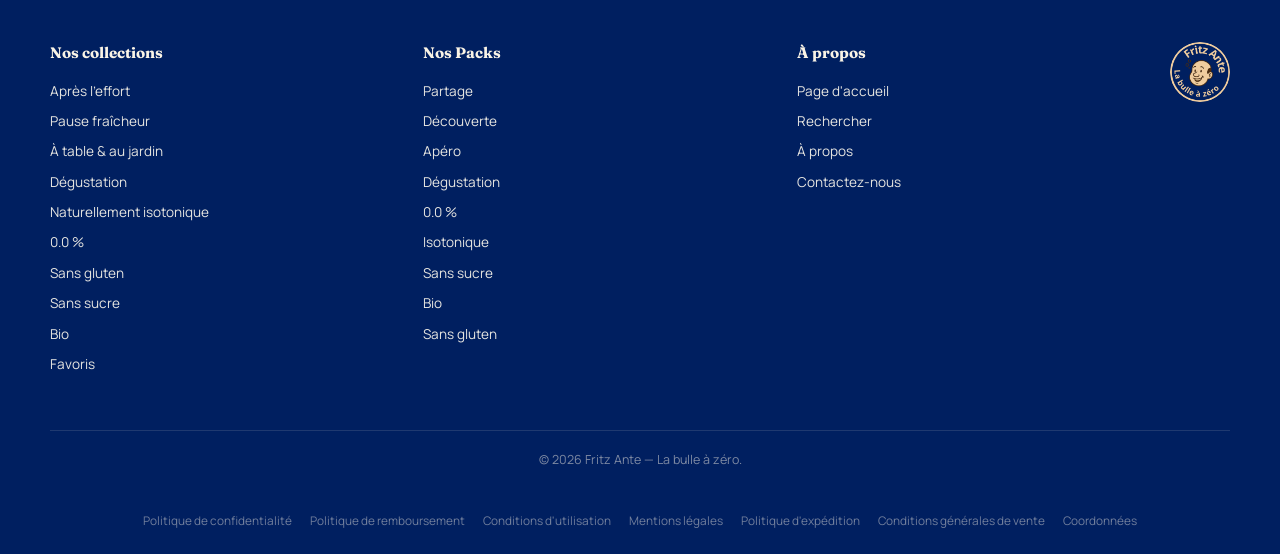
<file: les-besoins.html>
<!DOCTYPE html>
<html lang="fr">
<head>
  <meta charset="UTF-8">
  <meta name="viewport" content="width=device-width, initial-scale=1.0">
  <title>Les Besoins — Fritz Ante</title>
  <meta name="description" content="Une bière sans alcool pour chaque exigence : 0.0 %, sans sucre, sans gluten, bio, naturellement isotonique.">

  <link rel="preconnect" href="https://fonts.googleapis.com">
  <link href="https://fonts.googleapis.com/css2?family=Fraunces:opsz,wght@9..144,500;9..144,600;9..144,700&family=Manrope:wght@400;500;600;700&display=swap" rel="stylesheet">
  <link rel="stylesheet" href="assets/css/style.css">
</head>
<body>

  <!-- ===== BANDEAU COOKIES ===== -->
  <div class="cookie-banner" id="cookieBanner">
    <div class="cookie-content">
      <p><strong>Consentement aux cookies</strong><br>
      Nous utilisons des cookies pour améliorer votre expérience sur le site. En savoir plus dans notre
      <a href="#">politique de confidentialité</a>.</p>
      <div class="cookie-actions">
        <button class="btn btn-ghost" id="cookieRefuse">Refuser</button>
        <button class="btn btn-primary" id="cookieAccept">Accepter</button>
      </div>
    </div>
  </div>

  <!-- ===== NAVIGATION ===== -->
  <header class="navbar">
    <div class="navbar-inner">
      <a href="index.html" class="logo">
        <img class="logo-img" src="assets/images/logo.png" alt="Fritz Ante, la bulle à zéro">
        <span class="logo-text">Fritz Ante<small>La bulle à zéro</small></span>
      </a>

      <nav class="nav-links" id="navLinks">
        <a href="index.html">Accueil</a>
        <a href="sportifs.html">Sportifs</a>
        <a href="les-moments.html">Moments</a>
        <a href="les-besoins.html" class="active">Besoins</a>
        <a href="packs.html">Packs</a>
        <a href="selection.html">La sélection</a>
        <a href="favoris.html">Favoris</a>
        <a href="a-propos.html">À propos</a>
      </nav>

      <div class="navbar-actions">
        <button class="icon-btn" aria-label="Compte">
          <svg width="20" height="20" viewBox="0 0 24 24" fill="none" stroke="currentColor" stroke-width="1.8">
            <circle cx="12" cy="8" r="3.5"/>
            <path d="M4.5 20c1.4-3.6 4.3-5.5 7.5-5.5s6.1 1.9 7.5 5.5"/>
          </svg>
        </button>
        <button class="icon-btn cart-btn" aria-label="Panier">
          <svg width="20" height="20" viewBox="0 0 24 24" fill="none" stroke="currentColor" stroke-width="1.8">
            <path d="M3 4h2l1.6 10.6a2 2 0 0 0 2 1.7h8a2 2 0 0 0 2-1.6L20 8H6.2"/>
            <circle cx="9.5" cy="20" r="1.3"/>
            <circle cx="17" cy="20" r="1.3"/>
          </svg>
          <span class="cart-badge">0</span>
        </button>
        <button class="burger" id="burgerBtn" aria-label="Menu">☰</button>
      </div>
    </div>
  </header>

  <!-- ===== BANNIÈRE DE PAGE ===== -->
  <section class="page-banner">
    <span class="eyebrow">Fritz Ante · Les Besoins</span>
    <h1>Une bière pour chaque exigence</h1>
    <p>0.0&nbsp;%, sans sucre, sans gluten, bio ou naturellement isotonique — choisissez par critère plutôt que par style.</p>
  </section>

  <!-- ===== MOSAÏQUE "SELON TES BESOINS" ===== -->
  <section class="besoins-mosaic" id="besoins">
    <div class="section-head">
      <h2>Selon tes besoins</h2>
      <p>0.0&nbsp;%, sans sucre, sans gluten, bio ou isotonique : filtre directement selon ce qui compte pour toi.</p>
    </div>

    <div class="besoins-bento">
      <a class="besoins-tile besoins-tile--hero" href="les-besoins.html">
        <img src="assets/images/moments/escalade-amis.jpg" alt="0.0 %">
        <span class="besoins-tile-label">0.0 %</span>
      </a>
      <a class="besoins-tile besoins-tile--iso" href="les-besoins.html">
        <img src="assets/images/moments/apres-course-riviere.jpg" alt="Naturellement isotonique">
        <span class="besoins-tile-label">Naturellement isotonique</span>
      </a>
      <a class="besoins-tile besoins-tile--bio" href="les-besoins.html">
        <img src="assets/images/moments/brunch-exterieur.jpg" alt="Bio">
        <span class="besoins-tile-label">Bio</span>
      </a>
      <a class="besoins-tile besoins-tile--gluten" href="les-besoins.html">
        <img src="assets/images/moments/apero-table.png" alt="Sans gluten">
        <span class="besoins-tile-label">Sans gluten</span>
      </a>
      <a class="besoins-tile besoins-tile--sucre" href="les-besoins.html">
        <img src="assets/images/moments/degustation-table.jpg" alt="Sans sucre">
        <span class="besoins-tile-label">Sans sucre</span>
      </a>
    </div>
  </section>

  <!-- ===== BANDEAU CTA ===== -->
  <section class="cta-band">
    <div class="cta-inner">
      <h2>Vous savez déjà ce qu'il vous faut ?</h2>
      <p>Parcourez toute la sélection ou composez votre pack sur mesure.</p>
      <a href="selection.html" class="btn btn-light">Voir toute la sélection →</a>
    </div>
  </section>

  <!-- ===== FOOTER ===== -->
  <footer class="site-footer">
    <div class="footer-inner">
      <div class="footer-col">
        <h4>Nos collections</h4>
        <a href="sportifs.html">Après l'effort</a>
        <a href="les-moments.html">Pause fraîcheur</a>
        <a href="les-moments.html">À table &amp; au jardin</a>
        <a href="les-moments.html">Dégustation</a>
        <a href="les-besoins.html">Naturellement isotonique</a>
        <a href="les-besoins.html">0.0 %</a>
        <a href="les-besoins.html">Sans gluten</a>
        <a href="les-besoins.html">Sans sucre</a>
        <a href="les-besoins.html">Bio</a>
        <a href="favoris.html">Favoris</a>
      </div>
      <div class="footer-col">
        <h4>Nos Packs</h4>
        <a href="packs.html">Partage</a>
        <a href="packs.html">Découverte</a>
        <a href="packs.html">Apéro</a>
        <a href="packs.html">Dégustation</a>
        <a href="packs.html">0.0 %</a>
        <a href="packs.html">Isotonique</a>
        <a href="packs.html">Sans sucre</a>
        <a href="packs.html">Bio</a>
        <a href="packs.html">Sans gluten</a>
      </div>
      <div class="footer-col">
        <h4>À propos</h4>
        <a href="index.html">Page d'accueil</a>
        <a href="selection.html">Rechercher</a>
        <a href="a-propos.html">À propos</a>
        <a href="#">Contactez-nous</a>
      </div>
      <div class="footer-brand">
        <img class="logo-img logo-img-footer" src="assets/images/logo.png" alt="Fritz Ante">
      </div>
      <p class="footer-copy">© 2026 Fritz Ante — La bulle à zéro.</p>
      <nav class="footer-legal">
        <a href="#">Politique de confidentialité</a>
        <a href="#">Politique de remboursement</a>
        <a href="#">Conditions d'utilisation</a>
        <a href="#">Mentions légales</a>
        <a href="#">Politique d'expédition</a>
        <a href="#">Conditions générales de vente</a>
        <a href="#">Coordonnées</a>
      </nav>
    </div>
  </footer>

  <script src="assets/js/script.js"></script>
</body>
</html>
</file>
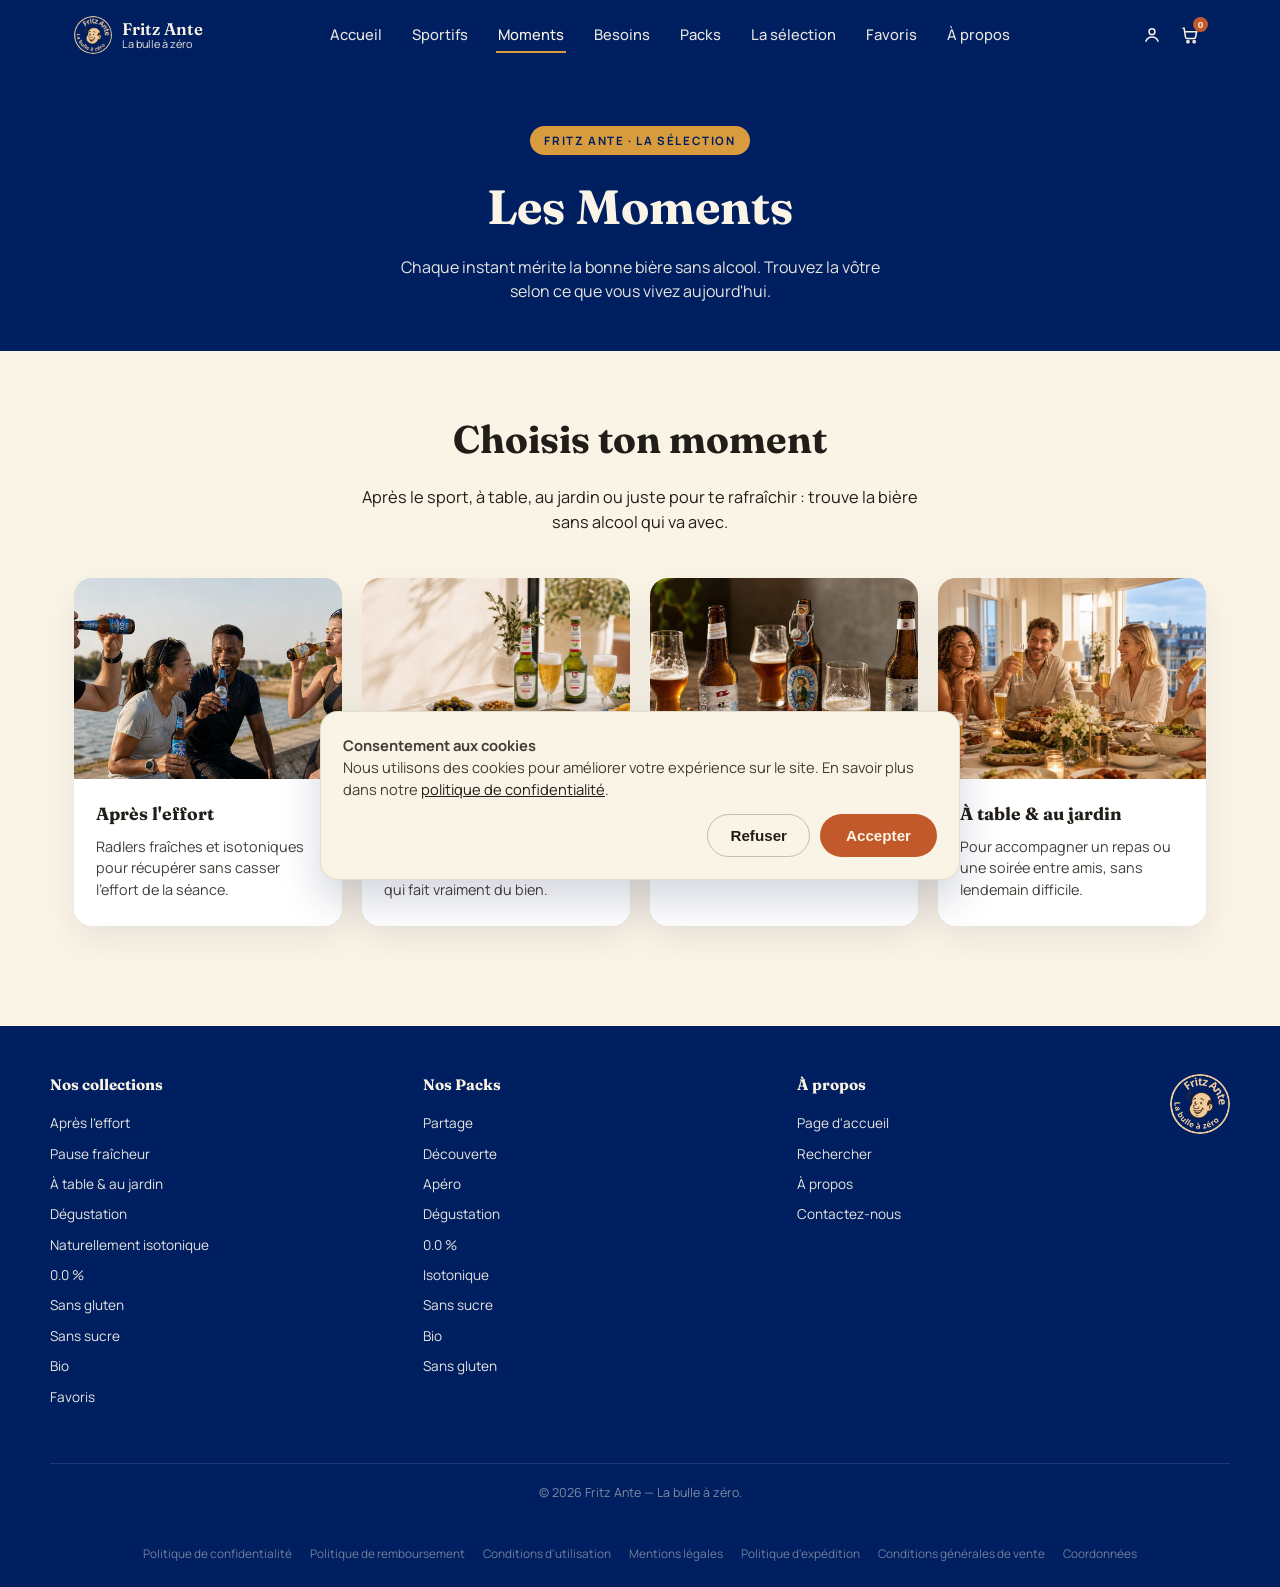
<file: les-moments.html>
<!DOCTYPE html>
<html lang="fr">
<head>
  <meta charset="UTF-8">
  <meta name="viewport" content="width=device-width, initial-scale=1.0">
  <title>Les Moments — Fritz Ante</title>
  <meta name="description" content="Fritz Ante, la bulle à zéro : découvrez nos bières sans alcool selon vos moments.">

  <!-- Polices -->
  <link rel="preconnect" href="https://fonts.googleapis.com">
  <link href="https://fonts.googleapis.com/css2?family=Fraunces:opsz,wght@9..144,500;9..144,600;9..144,700&family=Manrope:wght@400;500;600;700&display=swap" rel="stylesheet">

  <!-- Notre feuille de style (la même que l'accueil) -->
  <link rel="stylesheet" href="assets/css/style.css">
</head>
<body>

  <!-- ===== BANDEAU COOKIES ===== -->
  <div class="cookie-banner" id="cookieBanner">
    <div class="cookie-content">
      <p><strong>Consentement aux cookies</strong><br>
      Nous utilisons des cookies pour améliorer votre expérience sur le site. En savoir plus dans notre
      <a href="#">politique de confidentialité</a>.</p>
      <div class="cookie-actions">
        <button class="btn btn-ghost" id="cookieRefuse">Refuser</button>
        <button class="btn btn-primary" id="cookieAccept">Accepter</button>
      </div>
    </div>
  </div>

  <!-- ===== NAVIGATION ===== -->
  <header class="navbar">
    <div class="navbar-inner">
      <a href="index.html" class="logo">
        <img class="logo-img" src="assets/images/logo.png" alt="Fritz Ante, la bulle à zéro">
        <span class="logo-text">Fritz Ante<small>La bulle à zéro</small></span>
      </a>

      <nav class="nav-links" id="navLinks">
        <a href="index.html">Accueil</a>
        <a href="sportifs.html">Sportifs</a>
        <a href="les-moments.html" class="active">Moments</a>
        <a href="les-besoins.html">Besoins</a>
        <a href="#packs">Packs</a>
        <a href="#selection">La sélection</a>
        <a href="favoris.html">Favoris</a>
        <a href="a-propos.html">À propos</a>
      </nav>

      <div class="navbar-actions">
        <button class="icon-btn" aria-label="Compte">
          <svg width="20" height="20" viewBox="0 0 24 24" fill="none" stroke="currentColor" stroke-width="1.8">
            <circle cx="12" cy="8" r="3.5"/>
            <path d="M4.5 20c1.4-3.6 4.3-5.5 7.5-5.5s6.1 1.9 7.5 5.5"/>
          </svg>
        </button>
        <button class="icon-btn cart-btn" aria-label="Panier">
          <svg width="20" height="20" viewBox="0 0 24 24" fill="none" stroke="currentColor" stroke-width="1.8">
            <path d="M3 4h2l1.6 10.6a2 2 0 0 0 2 1.7h8a2 2 0 0 0 2-1.6L20 8H6.2"/>
            <circle cx="9.5" cy="20" r="1.3"/>
            <circle cx="17" cy="20" r="1.3"/>
          </svg>
          <span class="cart-badge">0</span>
        </button>
        <button class="burger" id="burgerBtn" aria-label="Menu">☰</button>
      </div>
    </div>
  </header>

  <!-- ===== BANNIÈRE DE PAGE ===== -->
  <section class="page-banner">
    <span class="eyebrow">Fritz Ante · La sélection</span>
    <h1>Les Moments</h1>
    <p>Chaque instant mérite la bonne bière sans alcool. Trouvez la vôtre selon ce que vous vivez aujourd'hui.</p>
  </section>

  <!-- ===== GRILLE DES MOMENTS ===== -->
  <section class="moments" id="moments">
    <div class="section-head">
      <h2>Choisis ton moment</h2>
      <p>Après le sport, à table, au jardin ou juste pour te rafraîchir : trouve la bière sans alcool qui va avec.</p>
    </div>

    <div class="moments-grid">

      <article class="moment-card">
        <div class="moment-media">
          <img src="assets/images/moments/apres-course-riviere.jpg" alt="Groupe de coureurs trinquant au bord de l'eau après l'effort">
        </div>
        <div class="moment-body">
          <h3>Après l'effort</h3>
          <p>Radlers fraîches et isotoniques pour récupérer sans casser l'effort de la séance.</p>
        </div>
      </article>

      <article class="moment-card">
        <div class="moment-media">
          <img src="assets/images/moments/apero-table.png" alt="Table d'apéritif avec bières sans alcool et snacks">
        </div>
        <div class="moment-body">
          <h3>Pause fraîcheur</h3>
          <p>Des blondes légères et désaltérantes, pour une pause qui fait vraiment du bien.</p>
        </div>
      </article>

      <article class="moment-card">
        <div class="moment-media">
          <img src="assets/images/moments/degustation-table.jpg" alt="Assortiment de bières sans alcool avec verres, sur une table joliment dressée">
        </div>
        <div class="moment-body">
          <h3>Dégustation</h3>
          <p>Des profils plus expressifs, à prendre le temps de savourer.</p>
        </div>
      </article>

      <article class="moment-card">
        <div class="moment-media">
          <img src="assets/images/moments/diner-amis.jpg" alt="Dîner entre amis au coucher du soleil avec des bières sans alcool">
        </div>
        <div class="moment-body">
          <h3>À table &amp; au jardin</h3>
          <p>Pour accompagner un repas ou une soirée entre amis, sans lendemain difficile.</p>
        </div>
      </article>

    </div>
  </section>

  <!-- ===== FOOTER ===== -->
  <footer class="site-footer">
    <div class="footer-inner">
      <div class="footer-col">
        <h4>Nos collections</h4>
        <a href="sportifs.html">Après l'effort</a>
        <a href="les-moments.html">Pause fraîcheur</a>
        <a href="les-moments.html">À table &amp; au jardin</a>
        <a href="les-moments.html">Dégustation</a>
        <a href="les-besoins.html">Naturellement isotonique</a>
        <a href="les-besoins.html">0.0 %</a>
        <a href="les-besoins.html">Sans gluten</a>
        <a href="les-besoins.html">Sans sucre</a>
        <a href="les-besoins.html">Bio</a>
        <a href="favoris.html">Favoris</a>
      </div>
      <div class="footer-col">
        <h4>Nos Packs</h4>
        <a href="packs.html">Partage</a>
        <a href="packs.html">Découverte</a>
        <a href="packs.html">Apéro</a>
        <a href="packs.html">Dégustation</a>
        <a href="packs.html">0.0 %</a>
        <a href="packs.html">Isotonique</a>
        <a href="packs.html">Sans sucre</a>
        <a href="packs.html">Bio</a>
        <a href="packs.html">Sans gluten</a>
      </div>
      <div class="footer-col">
        <h4>À propos</h4>
        <a href="index.html">Page d'accueil</a>
        <a href="#selection">Rechercher</a>
        <a href="a-propos.html">À propos</a>
        <a href="#">Contactez-nous</a>
      </div>
      <div class="footer-brand">
        <img class="logo-img logo-img-footer" src="assets/images/logo.png" alt="Fritz Ante">
      </div>
      <p class="footer-copy">© 2026 Fritz Ante — La bulle à zéro.</p>
      <nav class="footer-legal">
        <a href="#">Politique de confidentialité</a>
        <a href="#">Politique de remboursement</a>
        <a href="#">Conditions d'utilisation</a>
        <a href="#">Mentions légales</a>
        <a href="#">Politique d'expédition</a>
        <a href="#">Conditions générales de vente</a>
        <a href="#">Coordonnées</a>
      </nav>
    </div>
  </footer>

  <script src="assets/js/script.js"></script>
</body>
</html>
</file>
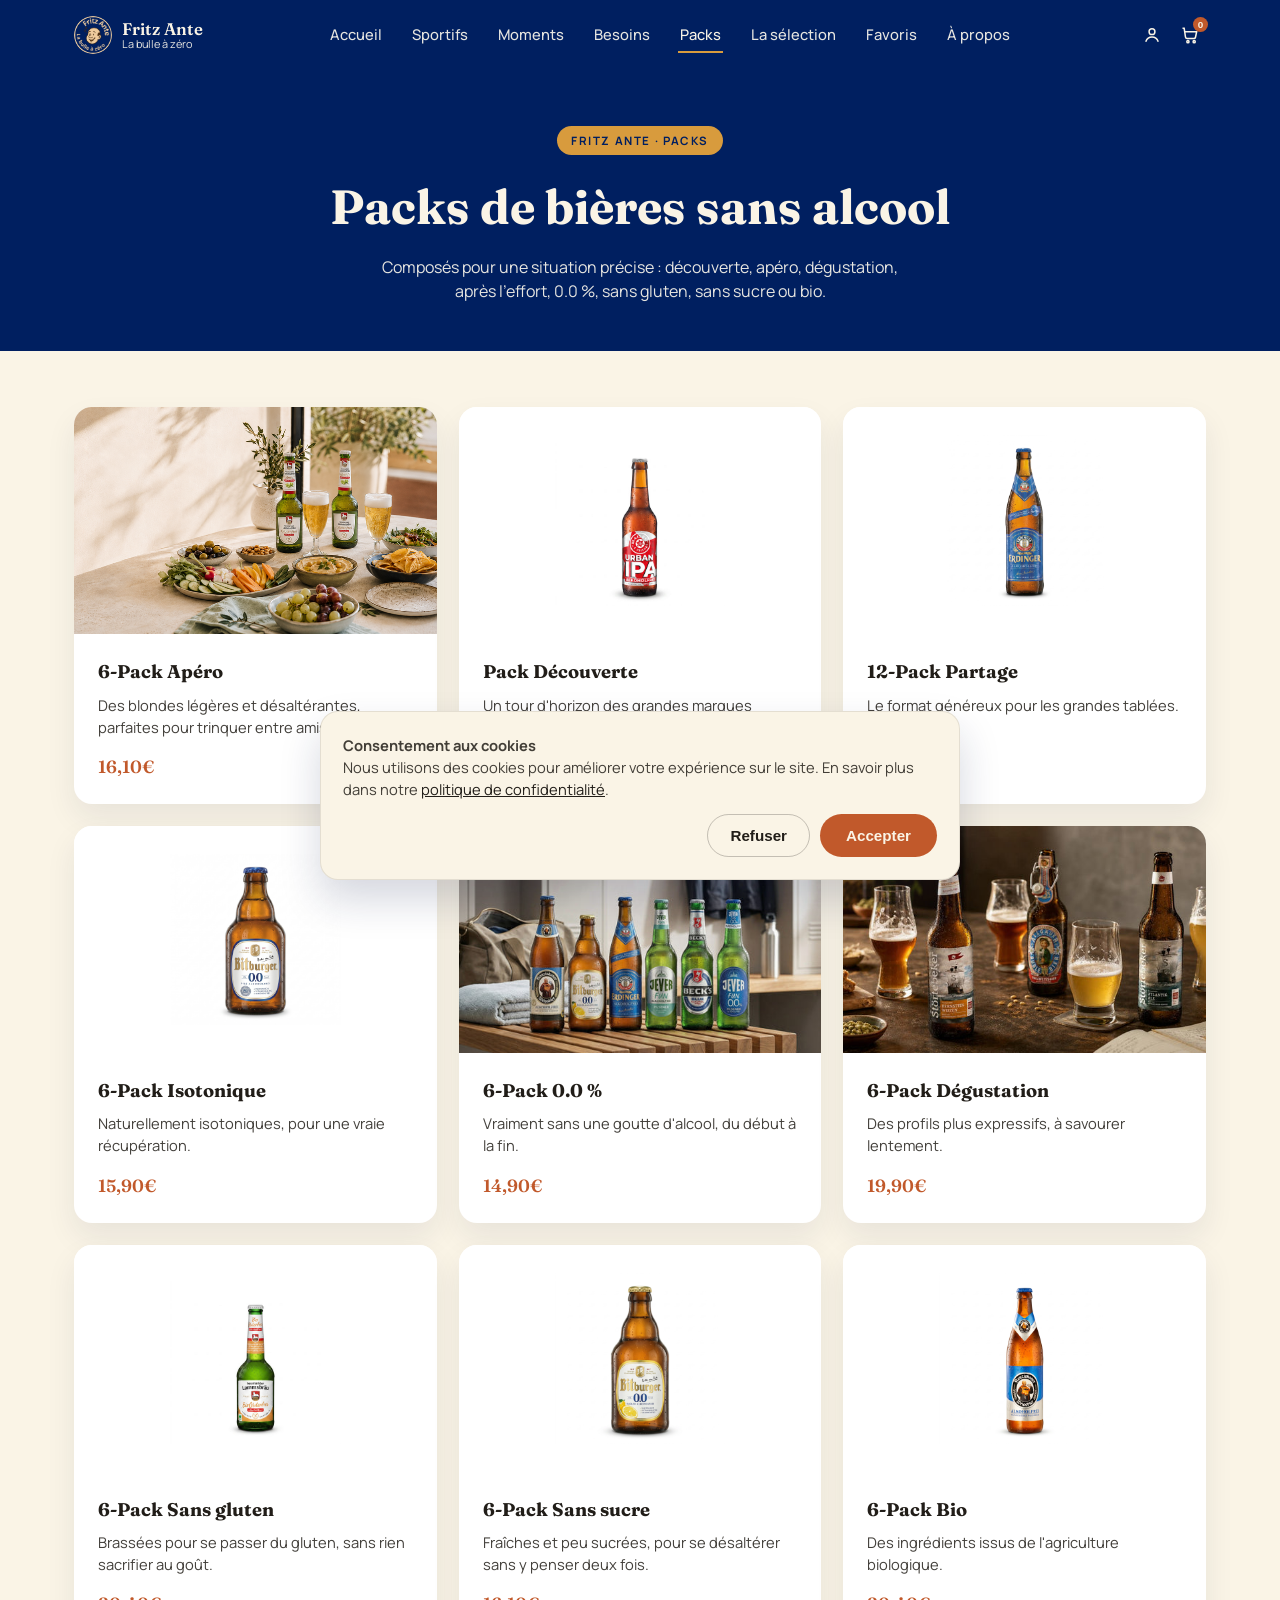
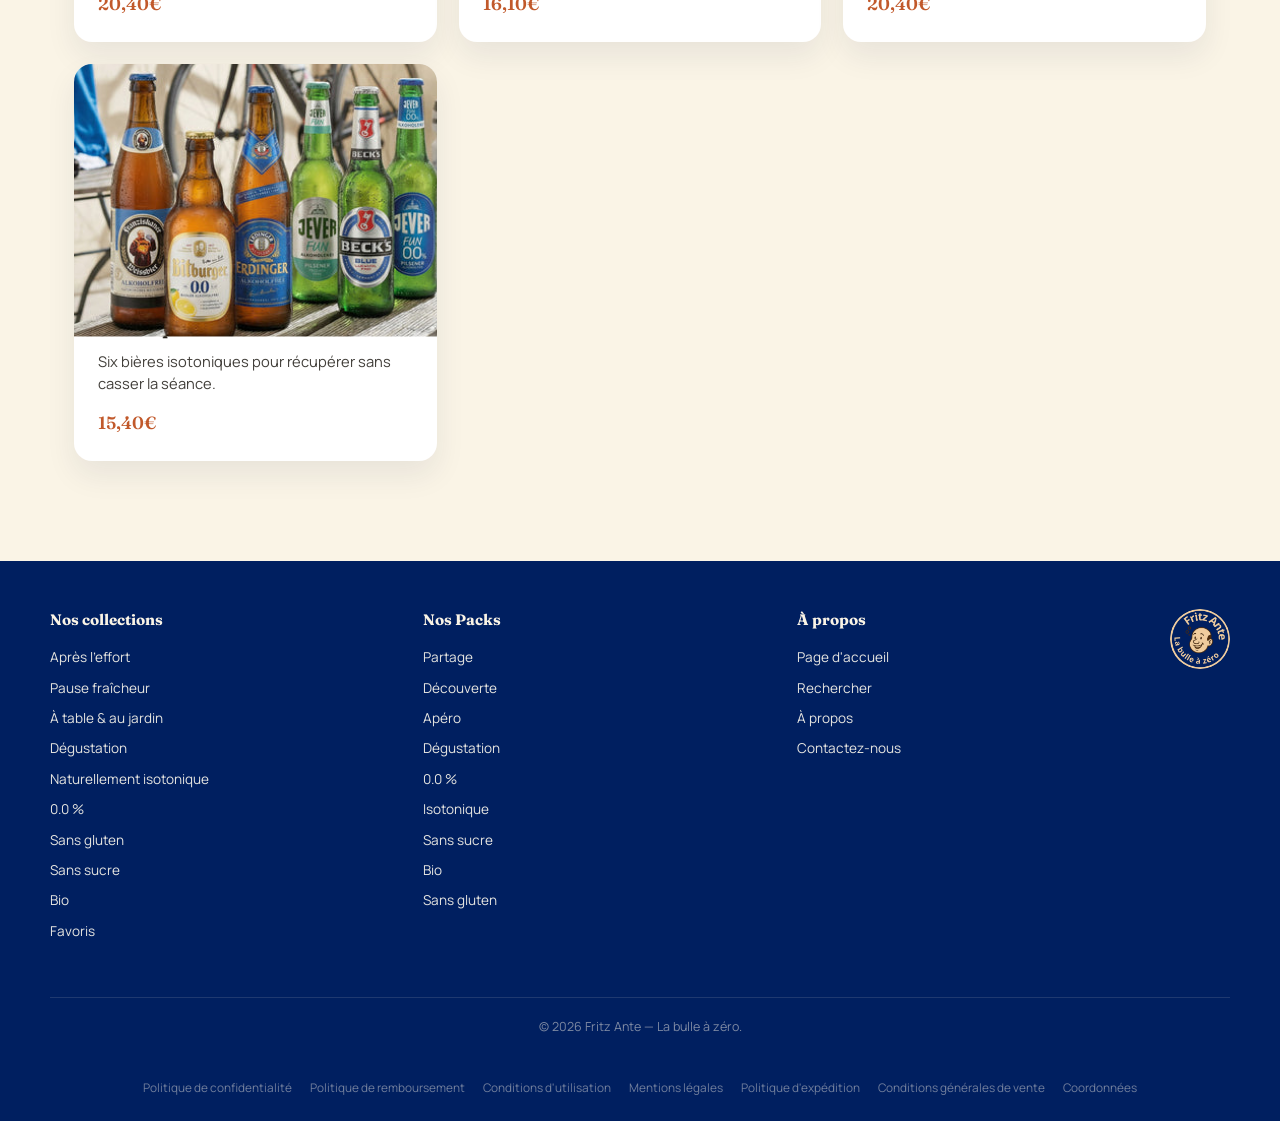
<file: packs.html>
<!DOCTYPE html>
<html lang="fr">
<head>
  <meta charset="UTF-8">
  <meta name="viewport" content="width=device-width, initial-scale=1.0">
  <title>Packs — Fritz Ante</title>
  <meta name="description" content="Packs de bières sans alcool Fritz Ante : découverte, apéro, dégustation, après l'effort, 0.0 %, sans gluten, sans sucre, bio.">

  <link rel="preconnect" href="https://fonts.googleapis.com">
  <link href="https://fonts.googleapis.com/css2?family=Fraunces:opsz,wght@9..144,500;9..144,600;9..144,700&family=Manrope:wght@400;500;600;700&display=swap" rel="stylesheet">
  <link rel="stylesheet" href="assets/css/style.css">
</head>
<body>

  <!-- ===== BANDEAU COOKIES ===== -->
  <div class="cookie-banner" id="cookieBanner">
    <div class="cookie-content">
      <p><strong>Consentement aux cookies</strong><br>
      Nous utilisons des cookies pour améliorer votre expérience sur le site. En savoir plus dans notre
      <a href="#">politique de confidentialité</a>.</p>
      <div class="cookie-actions">
        <button class="btn btn-ghost" id="cookieRefuse">Refuser</button>
        <button class="btn btn-primary" id="cookieAccept">Accepter</button>
      </div>
    </div>
  </div>

  <!-- ===== NAVIGATION ===== -->
  <header class="navbar">
    <div class="navbar-inner">
      <a href="index.html" class="logo">
        <img class="logo-img" src="assets/images/logo.png" alt="Fritz Ante, la bulle à zéro">
        <span class="logo-text">Fritz Ante<small>La bulle à zéro</small></span>
      </a>

      <nav class="nav-links" id="navLinks">
        <a href="index.html">Accueil</a>
        <a href="sportifs.html">Sportifs</a>
        <a href="les-moments.html">Moments</a>
        <a href="les-besoins.html">Besoins</a>
        <a href="packs.html" class="active">Packs</a>
        <a href="selection.html">La sélection</a>
        <a href="favoris.html">Favoris</a>
        <a href="a-propos.html">À propos</a>
      </nav>

      <div class="navbar-actions">
        <button class="icon-btn" aria-label="Compte">
          <svg width="20" height="20" viewBox="0 0 24 24" fill="none" stroke="currentColor" stroke-width="1.8">
            <circle cx="12" cy="8" r="3.5"/>
            <path d="M4.5 20c1.4-3.6 4.3-5.5 7.5-5.5s6.1 1.9 7.5 5.5"/>
          </svg>
        </button>
        <button class="icon-btn cart-btn" aria-label="Panier">
          <svg width="20" height="20" viewBox="0 0 24 24" fill="none" stroke="currentColor" stroke-width="1.8">
            <path d="M3 4h2l1.6 10.6a2 2 0 0 0 2 1.7h8a2 2 0 0 0 2-1.6L20 8H6.2"/>
            <circle cx="9.5" cy="20" r="1.3"/>
            <circle cx="17" cy="20" r="1.3"/>
          </svg>
          <span class="cart-badge">0</span>
        </button>
        <button class="burger" id="burgerBtn" aria-label="Menu">☰</button>
      </div>
    </div>
  </header>

  <!-- ===== BANNIÈRE DE PAGE ===== -->
  <section class="page-banner">
    <span class="eyebrow">Fritz Ante · Packs</span>
    <h1>Packs de bières sans alcool</h1>
    <p>Composés pour une situation précise : découverte, apéro, dégustation, après l'effort, 0.0&nbsp;%, sans gluten, sans sucre ou bio.</p>
  </section>

  <!-- ===== GRILLE DES PACKS ===== -->
  <section class="packs" id="packs">
    <div class="packs-grid packs-grid--wide">

      <article class="pack-card">
        <img src="assets/images/moments/apero-table.png" alt="6-Pack Apéro, bières sans alcool">
        <div class="pack-body">
          <h3>6-Pack Apéro</h3>
          <p>Des blondes légères et désaltérantes, parfaites pour trinquer entre amis.</p>
          <div class="pack-price">16,10€</div>
        </div>
      </article>

      <article class="pack-card pack-card--bottle">
        <img src="assets/images/produits/maisels-urban-ipa.jpg" alt="Pack Découverte, bières sans alcool">
        <div class="pack-body">
          <h3>Pack Découverte</h3>
          <p>Un tour d'horizon des grandes marques allemandes sans alcool.</p>
          <div class="pack-price">18,40€</div>
        </div>
      </article>

      <article class="pack-card pack-card--bottle">
        <img src="assets/images/produits/erdinger-uni.jpg" alt="12-Pack Partage, bières sans alcool">
        <div class="pack-body">
          <h3>12-Pack Partage</h3>
          <p>Le format généreux pour les grandes tablées.</p>
          <div class="pack-price">36,80€</div>
        </div>
      </article>

      <article class="pack-card pack-card--bottle">
        <img src="assets/images/produits/bitburger-pils-uni.jpg" alt="6-Pack Isotonique, bières sans alcool">
        <div class="pack-body">
          <h3>6-Pack Isotonique</h3>
          <p>Naturellement isotoniques, pour une vraie récupération.</p>
          <div class="pack-price">15,90€</div>
        </div>
      </article>

      <article class="pack-card">
        <img src="assets/images/moments/pack-recup-gym.jpg" alt="6-Pack 0.0 %, bières sans alcool">
        <div class="pack-body">
          <h3>6-Pack 0.0 %</h3>
          <p>Vraiment sans une goutte d'alcool, du début à la fin.</p>
          <div class="pack-price">14,90€</div>
        </div>
      </article>

      <article class="pack-card">
        <img src="assets/images/moments/degustation-table.jpg" alt="6-Pack Dégustation, bières sans alcool">
        <div class="pack-body">
          <h3>6-Pack Dégustation</h3>
          <p>Des profils plus expressifs, à savourer lentement.</p>
          <div class="pack-price">19,90€</div>
        </div>
      </article>

      <article class="pack-card pack-card--bottle">
        <img src="assets/images/produits/lammsbraeu.jpg" alt="6-Pack Sans gluten, bières sans alcool">
        <div class="pack-body">
          <h3>6-Pack Sans gluten</h3>
          <p>Brassées pour se passer du gluten, sans rien sacrifier au goût.</p>
          <div class="pack-price">20,40€</div>
        </div>
      </article>

      <article class="pack-card pack-card--bottle">
        <img src="assets/images/produits/bitburger-radler-uni.jpg" alt="6-Pack Sans sucre, bières sans alcool">
        <div class="pack-body">
          <h3>6-Pack Sans sucre</h3>
          <p>Fraîches et peu sucrées, pour se désaltérer sans y penser deux fois.</p>
          <div class="pack-price">16,10€</div>
        </div>
      </article>

      <article class="pack-card pack-card--bottle">
        <img src="assets/images/produits/franziskaner-uni.jpg" alt="6-Pack Bio, bières sans alcool">
        <div class="pack-body">
          <h3>6-Pack Bio</h3>
          <p>Des ingrédients issus de l'agriculture biologique.</p>
          <div class="pack-price">20,40€</div>
        </div>
      </article>

      <article class="pack-card pack-card--zoom">
        <img src="assets/images/moments/pack-recup-velo.jpg" alt="Pack Après l'effort, bières sans alcool">
        <div class="pack-body">
          <h3>Pack Après l'effort</h3>
          <p>Six bières isotoniques pour récupérer sans casser la séance.</p>
          <div class="pack-price">15,40€</div>
        </div>
      </article>

    </div>
  </section>

  <!-- ===== FOOTER ===== -->
  <footer class="site-footer">
    <div class="footer-inner">
      <div class="footer-col">
        <h4>Nos collections</h4>
        <a href="sportifs.html">Après l'effort</a>
        <a href="les-moments.html">Pause fraîcheur</a>
        <a href="les-moments.html">À table &amp; au jardin</a>
        <a href="les-moments.html">Dégustation</a>
        <a href="les-besoins.html">Naturellement isotonique</a>
        <a href="les-besoins.html">0.0 %</a>
        <a href="les-besoins.html">Sans gluten</a>
        <a href="les-besoins.html">Sans sucre</a>
        <a href="les-besoins.html">Bio</a>
        <a href="favoris.html">Favoris</a>
      </div>
      <div class="footer-col">
        <h4>Nos Packs</h4>
        <a href="packs.html">Partage</a>
        <a href="packs.html">Découverte</a>
        <a href="packs.html">Apéro</a>
        <a href="packs.html">Dégustation</a>
        <a href="packs.html">0.0 %</a>
        <a href="packs.html">Isotonique</a>
        <a href="packs.html">Sans sucre</a>
        <a href="packs.html">Bio</a>
        <a href="packs.html">Sans gluten</a>
      </div>
      <div class="footer-col">
        <h4>À propos</h4>
        <a href="index.html">Page d'accueil</a>
        <a href="selection.html">Rechercher</a>
        <a href="a-propos.html">À propos</a>
        <a href="#">Contactez-nous</a>
      </div>
      <div class="footer-brand">
        <img class="logo-img logo-img-footer" src="assets/images/logo.png" alt="Fritz Ante">
      </div>
      <p class="footer-copy">© 2026 Fritz Ante — La bulle à zéro.</p>
      <nav class="footer-legal">
        <a href="#">Politique de confidentialité</a>
        <a href="#">Politique de remboursement</a>
        <a href="#">Conditions d'utilisation</a>
        <a href="#">Mentions légales</a>
        <a href="#">Politique d'expédition</a>
        <a href="#">Conditions générales de vente</a>
        <a href="#">Coordonnées</a>
      </nav>
    </div>
  </footer>

  <script src="assets/js/script.js"></script>
</body>
</html>
</file>
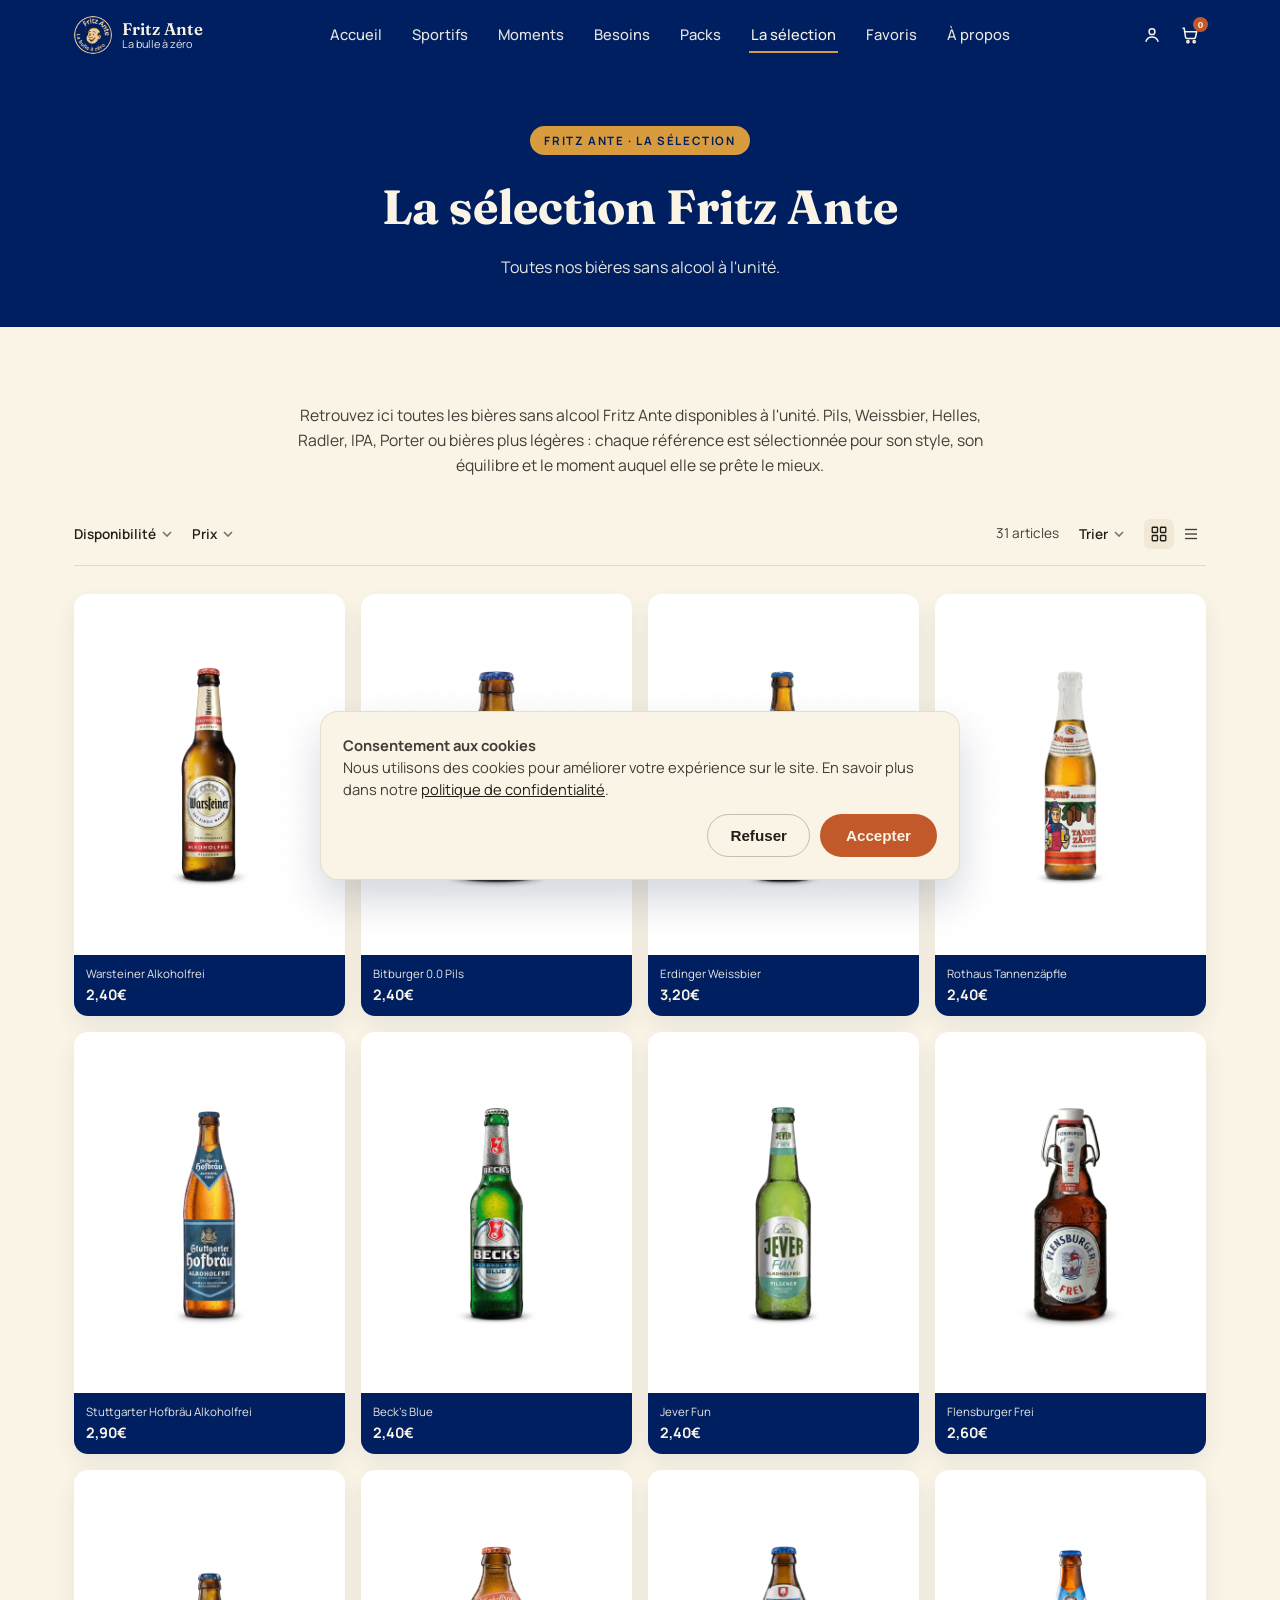
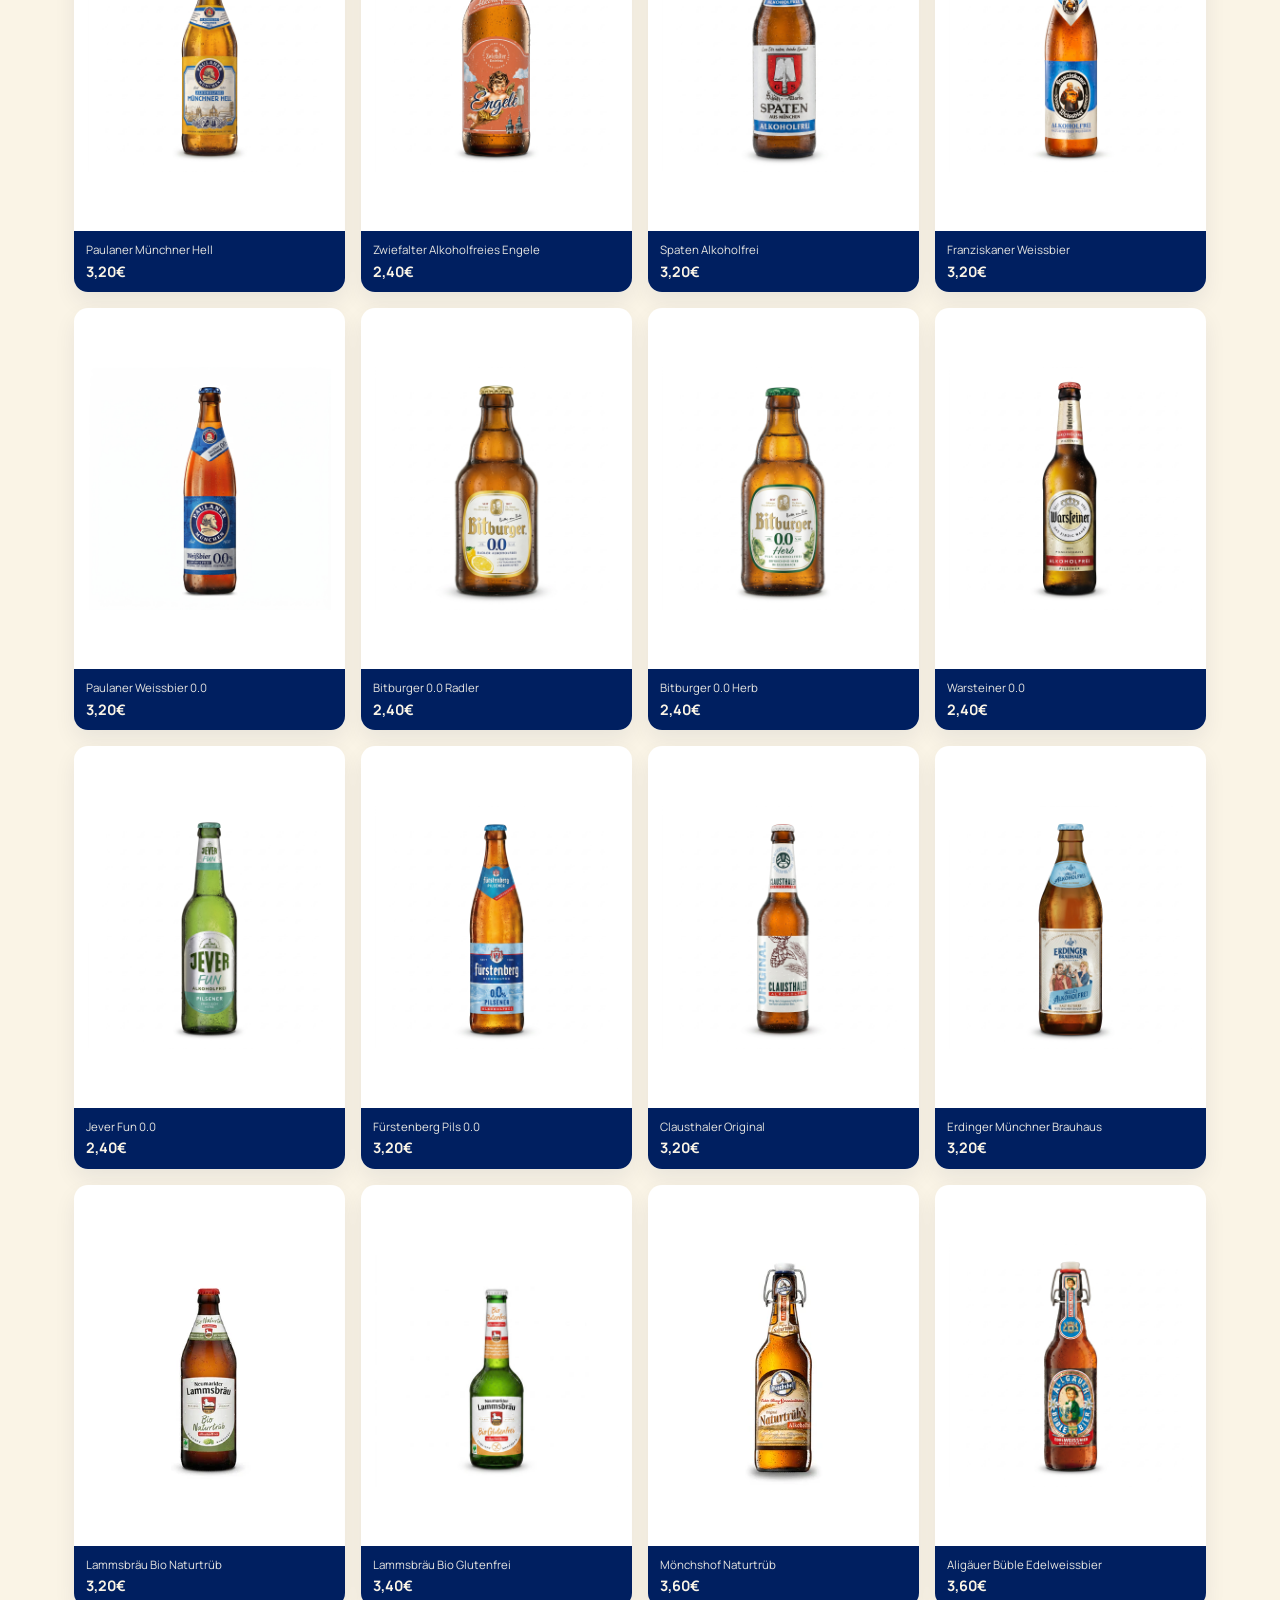
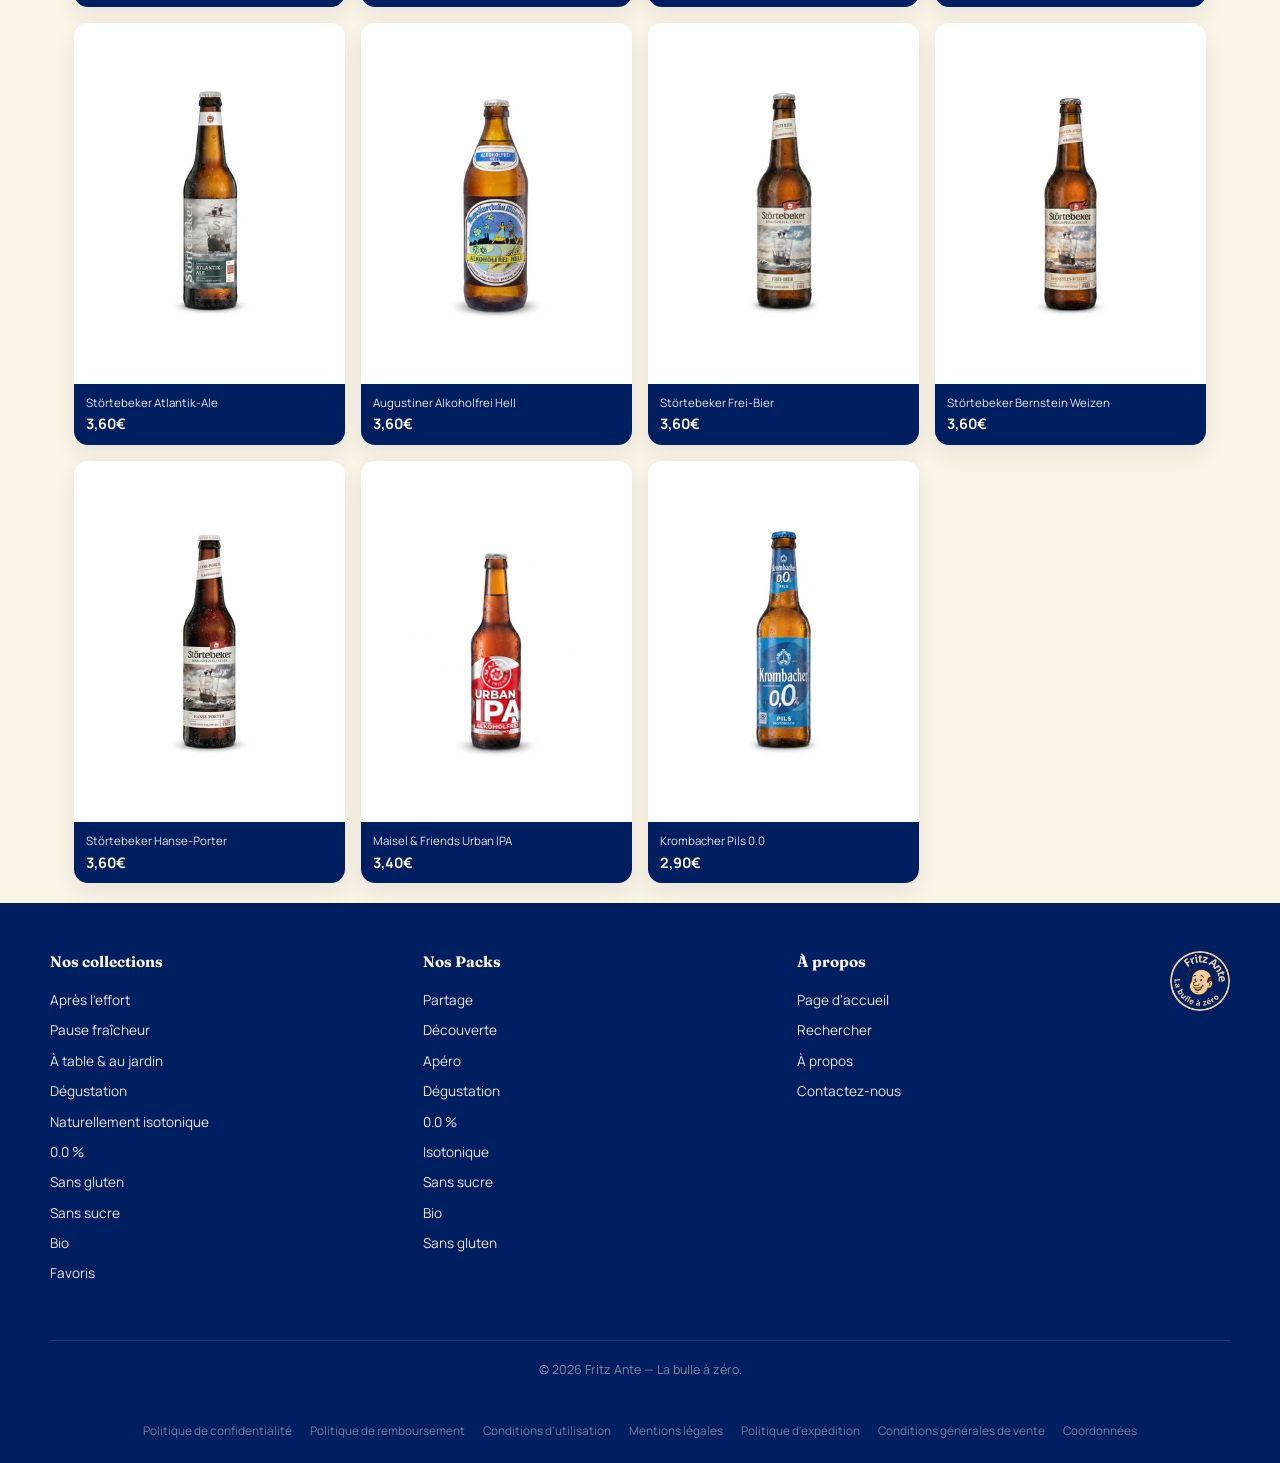
<file: selection.html>
<!DOCTYPE html>
<html lang="fr">
<head>
  <meta charset="UTF-8">
  <meta name="viewport" content="width=device-width, initial-scale=1.0">
  <title>La sélection — Fritz Ante</title>
  <meta name="description" content="Toute la sélection de bières sans alcool Fritz Ante : les grandes marques allemandes, version zéro alcool.">

  <link rel="preconnect" href="https://fonts.googleapis.com">
  <link href="https://fonts.googleapis.com/css2?family=Fraunces:opsz,wght@9..144,500;9..144,600;9..144,700&family=Manrope:wght@400;500;600;700&display=swap" rel="stylesheet">
  <link rel="stylesheet" href="assets/css/style.css">
</head>
<body>

  <!-- ===== BANDEAU COOKIES ===== -->
  <div class="cookie-banner" id="cookieBanner">
    <div class="cookie-content">
      <p><strong>Consentement aux cookies</strong><br>
      Nous utilisons des cookies pour améliorer votre expérience sur le site. En savoir plus dans notre
      <a href="#">politique de confidentialité</a>.</p>
      <div class="cookie-actions">
        <button class="btn btn-ghost" id="cookieRefuse">Refuser</button>
        <button class="btn btn-primary" id="cookieAccept">Accepter</button>
      </div>
    </div>
  </div>

  <!-- ===== NAVIGATION ===== -->
  <header class="navbar">
    <div class="navbar-inner">
      <a href="index.html" class="logo">
        <img class="logo-img" src="assets/images/logo.png" alt="Fritz Ante, la bulle à zéro">
        <span class="logo-text">Fritz Ante<small>La bulle à zéro</small></span>
      </a>

      <nav class="nav-links" id="navLinks">
        <a href="index.html">Accueil</a>
        <a href="sportifs.html">Sportifs</a>
        <a href="les-moments.html">Moments</a>
        <a href="les-besoins.html">Besoins</a>
        <a href="packs.html">Packs</a>
        <a href="selection.html" class="active">La sélection</a>
        <a href="favoris.html">Favoris</a>
        <a href="a-propos.html">À propos</a>
      </nav>

      <div class="navbar-actions">
        <button class="icon-btn" aria-label="Compte">
          <svg width="20" height="20" viewBox="0 0 24 24" fill="none" stroke="currentColor" stroke-width="1.8">
            <circle cx="12" cy="8" r="3.5"/>
            <path d="M4.5 20c1.4-3.6 4.3-5.5 7.5-5.5s6.1 1.9 7.5 5.5"/>
          </svg>
        </button>
        <button class="icon-btn cart-btn" aria-label="Panier">
          <svg width="20" height="20" viewBox="0 0 24 24" fill="none" stroke="currentColor" stroke-width="1.8">
            <path d="M3 4h2l1.6 10.6a2 2 0 0 0 2 1.7h8a2 2 0 0 0 2-1.6L20 8H6.2"/>
            <circle cx="9.5" cy="20" r="1.3"/>
            <circle cx="17" cy="20" r="1.3"/>
          </svg>
          <span class="cart-badge">0</span>
        </button>
        <button class="burger" id="burgerBtn" aria-label="Menu">☰</button>
      </div>
    </div>
  </header>

  <!-- ===== BANNIÈRE DE PAGE ===== -->
  <section class="page-banner">
    <span class="eyebrow">Fritz Ante · La sélection</span>
    <h1>La sélection Fritz Ante</h1>
    <p>Toutes nos bières sans alcool à l'unité.</p>
  </section>

  <!-- ===== INTRO ===== -->
  <section class="shelf">
    <p class="shelf-intro">Retrouvez ici toutes les bières sans alcool Fritz Ante disponibles à l'unité. Pils, Weissbier, Helles, Radler, IPA, Porter ou bières plus légères : chaque référence est sélectionnée pour son style, son équilibre et le moment auquel elle se prête le mieux.</p>

    <div class="shelf-toolbar">
      <div class="toolbar-filters">
        <button class="toolbar-filter" type="button">Disponibilité
          <svg width="10" height="6" viewBox="0 0 10 6" fill="none" stroke="currentColor" stroke-width="1.6"><path d="M1 1l4 4 4-4"/></svg>
        </button>
        <button class="toolbar-filter" type="button">Prix
          <svg width="10" height="6" viewBox="0 0 10 6" fill="none" stroke="currentColor" stroke-width="1.6"><path d="M1 1l4 4 4-4"/></svg>
        </button>
      </div>
      <div class="toolbar-right">
        <span class="toolbar-count">31 articles</span>
        <button class="toolbar-filter" type="button">Trier
          <svg width="10" height="6" viewBox="0 0 10 6" fill="none" stroke="currentColor" stroke-width="1.6"><path d="M1 1l4 4 4-4"/></svg>
        </button>
        <div class="toolbar-views">
          <button class="view-btn active" type="button" aria-label="Vue grille">
            <svg width="18" height="18" viewBox="0 0 24 24" fill="none" stroke="currentColor" stroke-width="1.8"><rect x="3" y="3" width="7" height="7" rx="1"/><rect x="14" y="3" width="7" height="7" rx="1"/><rect x="3" y="14" width="7" height="7" rx="1"/><rect x="14" y="14" width="7" height="7" rx="1"/></svg>
          </button>
          <button class="view-btn" type="button" aria-label="Vue liste">
            <svg width="18" height="18" viewBox="0 0 24 24" fill="none" stroke="currentColor" stroke-width="1.8"><line x1="4" y1="6" x2="20" y2="6"/><line x1="4" y1="12" x2="20" y2="12"/><line x1="4" y1="18" x2="20" y2="18"/></svg>
          </button>
        </div>
      </div>
    </div>

    <div class="shelf-grid">
      <article class="shelf-item">
        <img src="assets/images/produits/warsteiner-uni.jpg" alt="Warsteiner Alkoholfrei">
        <div class="shelf-tag"><span>Warsteiner Alkoholfrei</span><strong>2,40€</strong></div>
      </article>
      <article class="shelf-item">
        <img src="assets/images/produits/bitburger-pils-uni.jpg" alt="Bitburger 0.0 Pils">
        <div class="shelf-tag"><span>Bitburger 0.0 Pils</span><strong>2,40€</strong></div>
      </article>
      <article class="shelf-item">
        <img src="assets/images/produits/erdinger-uni.jpg" alt="Erdinger Weissbier">
        <div class="shelf-tag"><span>Erdinger Weissbier</span><strong>3,20€</strong></div>
      </article>
      <article class="shelf-item">
        <img src="assets/images/produits/rothaus-uni.jpg" alt="Rothaus Tannenzäpfle">
        <div class="shelf-tag"><span>Rothaus Tannenzäpfle</span><strong>2,40€</strong></div>
      </article>
      <article class="shelf-item">
        <img src="assets/images/produits/stuttgarter-hofbrau.jpg" alt="Stuttgarter Hofbräu Alkoholfrei">
        <div class="shelf-tag"><span>Stuttgarter Hofbräu Alkoholfrei</span><strong>2,90€</strong></div>
      </article>
      <article class="shelf-item">
        <img src="assets/images/produits/becks-uni.jpg" alt="Beck's Blue">
        <div class="shelf-tag"><span>Beck's Blue</span><strong>2,40€</strong></div>
      </article>
      <article class="shelf-item">
        <img src="assets/images/produits/jever-fun-uni.jpg" alt="Jever Fun">
        <div class="shelf-tag"><span>Jever Fun</span><strong>2,40€</strong></div>
      </article>
      <article class="shelf-item">
        <img src="assets/images/produits/flensburger-uni.jpg" alt="Flensburger Frei">
        <div class="shelf-tag"><span>Flensburger Frei</span><strong>2,60€</strong></div>
      </article>
      <article class="shelf-item">
        <img src="assets/images/produits/paulaner-munchner-hell.jpg" alt="Paulaner Münchner Hell">
        <div class="shelf-tag"><span>Paulaner Münchner Hell</span><strong>3,20€</strong></div>
      </article>
      <article class="shelf-item">
        <img src="assets/images/produits/engele-uni.jpg" alt="Zwiefalter Alkoholfreies Engele">
        <div class="shelf-tag"><span>Zwiefalter Alkoholfreies Engele</span><strong>2,40€</strong></div>
      </article>
      <article class="shelf-item">
        <img src="assets/images/produits/spaten-uni.jpg" alt="Spaten Alkoholfrei">
        <div class="shelf-tag"><span>Spaten Alkoholfrei</span><strong>3,20€</strong></div>
      </article>
      <article class="shelf-item">
        <img src="assets/images/produits/franziskaner-uni.jpg" alt="Franziskaner Weissbier">
        <div class="shelf-tag"><span>Franziskaner Weissbier</span><strong>3,20€</strong></div>
      </article>
      <article class="shelf-item">
        <img src="assets/images/produits/paulaner-weissbier-uni.jpg" alt="Paulaner Weissbier 0.0">
        <div class="shelf-tag"><span>Paulaner Weissbier 0.0</span><strong>3,20€</strong></div>
      </article>
      <article class="shelf-item">
        <img src="assets/images/produits/bitburger-radler-uni.jpg" alt="Bitburger 0.0 Radler">
        <div class="shelf-tag"><span>Bitburger 0.0 Radler</span><strong>2,40€</strong></div>
      </article>
      <article class="shelf-item">
        <img src="assets/images/produits/bitburger-herb-uni.jpg" alt="Bitburger 0.0 Herb">
        <div class="shelf-tag"><span>Bitburger 0.0 Herb</span><strong>2,40€</strong></div>
      </article>
      <article class="shelf-item">
        <img src="assets/images/produits/warsteiner-uni.jpg" alt="Warsteiner 0.0">
        <div class="shelf-tag"><span>Warsteiner 0.0</span><strong>2,40€</strong></div>
      </article>
      <article class="shelf-item">
        <img src="assets/images/produits/jever-fun-uni.jpg" alt="Jever Fun 0.0">
        <div class="shelf-tag"><span>Jever Fun 0.0</span><strong>2,40€</strong></div>
      </article>
      <article class="shelf-item">
        <img src="assets/images/produits/fuerstenberg-pils-uni.jpg" alt="Fürstenberg Pils 0.0">
        <div class="shelf-tag"><span>Fürstenberg Pils 0.0</span><strong>3,20€</strong></div>
      </article>
      <article class="shelf-item">
        <img src="assets/images/produits/clausthaler-uni.jpg" alt="Clausthaler Original">
        <div class="shelf-tag"><span>Clausthaler Original</span><strong>3,20€</strong></div>
      </article>
      <article class="shelf-item">
        <img src="assets/images/produits/erdinger-brauhaus-uni.jpg" alt="Erdinger Münchner Brauhaus">
        <div class="shelf-tag"><span>Erdinger Münchner Brauhaus</span><strong>3,20€</strong></div>
      </article>
      <article class="shelf-item">
        <img src="assets/images/produits/lammsbraeu-naturtrub.webp" alt="Lammsbräu Bio Naturtrüb">
        <div class="shelf-tag"><span>Lammsbräu Bio Naturtrüb</span><strong>3,20€</strong></div>
      </article>
      <article class="shelf-item">
        <img src="assets/images/produits/lammsbraeu.jpg" alt="Lammsbräu Bio Glutenfrei">
        <div class="shelf-tag"><span>Lammsbräu Bio Glutenfrei</span><strong>3,40€</strong></div>
      </article>
      <article class="shelf-item">
        <img src="assets/images/produits/monchshof-naturtrub.webp" alt="Mönchshof Naturtrüb">
        <div class="shelf-tag"><span>Mönchshof Naturtrüb</span><strong>3,60€</strong></div>
      </article>
      <article class="shelf-item">
        <img src="assets/images/produits/aligauer-buble.jpg" alt="Aligäuer Büble Edelweissbier">
        <div class="shelf-tag"><span>Aligäuer Büble Edelweissbier</span><strong>3,60€</strong></div>
      </article>
      <article class="shelf-item">
        <img src="assets/images/produits/stortebeker-atlantik-ale.webp" alt="Störtebeker Atlantik-Ale">
        <div class="shelf-tag"><span>Störtebeker Atlantik-Ale</span><strong>3,60€</strong></div>
      </article>
      <article class="shelf-item">
        <img src="assets/images/produits/augustiner-hell.webp" alt="Augustiner Alkoholfrei Hell">
        <div class="shelf-tag"><span>Augustiner Alkoholfrei Hell</span><strong>3,60€</strong></div>
      </article>
      <article class="shelf-item">
        <img src="assets/images/produits/stortebeker-frei-bier.webp" alt="Störtebeker Frei-Bier">
        <div class="shelf-tag"><span>Störtebeker Frei-Bier</span><strong>3,60€</strong></div>
      </article>
      <article class="shelf-item">
        <img src="assets/images/produits/stortebeker-bernstein-weizen.webp" alt="Störtebeker Bernstein Weizen">
        <div class="shelf-tag"><span>Störtebeker Bernstein Weizen</span><strong>3,60€</strong></div>
      </article>
      <article class="shelf-item">
        <img src="assets/images/produits/stortebeker-hanse-porter.webp" alt="Störtebeker Hanse-Porter">
        <div class="shelf-tag"><span>Störtebeker Hanse-Porter</span><strong>3,60€</strong></div>
      </article>
      <article class="shelf-item">
        <img src="assets/images/produits/maisels-urban-ipa.jpg" alt="Maisel &amp; Friends Urban IPA">
        <div class="shelf-tag"><span>Maisel &amp; Friends Urban IPA</span><strong>3,40€</strong></div>
      </article>
      <article class="shelf-item">
        <img src="assets/images/produits/krombacher-pils.webp" alt="Krombacher Pils 0.0">
        <div class="shelf-tag"><span>Krombacher Pils 0.0</span><strong>2,90€</strong></div>
      </article>
    </div>
  </section>

  <!-- ===== FOOTER ===== -->
  <footer class="site-footer">
    <div class="footer-inner">
      <div class="footer-col">
        <h4>Nos collections</h4>
        <a href="sportifs.html">Après l'effort</a>
        <a href="les-moments.html">Pause fraîcheur</a>
        <a href="les-moments.html">À table &amp; au jardin</a>
        <a href="les-moments.html">Dégustation</a>
        <a href="les-besoins.html">Naturellement isotonique</a>
        <a href="les-besoins.html">0.0 %</a>
        <a href="les-besoins.html">Sans gluten</a>
        <a href="les-besoins.html">Sans sucre</a>
        <a href="les-besoins.html">Bio</a>
        <a href="favoris.html">Favoris</a>
      </div>
      <div class="footer-col">
        <h4>Nos Packs</h4>
        <a href="packs.html">Partage</a>
        <a href="packs.html">Découverte</a>
        <a href="packs.html">Apéro</a>
        <a href="packs.html">Dégustation</a>
        <a href="packs.html">0.0 %</a>
        <a href="packs.html">Isotonique</a>
        <a href="packs.html">Sans sucre</a>
        <a href="packs.html">Bio</a>
        <a href="packs.html">Sans gluten</a>
      </div>
      <div class="footer-col">
        <h4>À propos</h4>
        <a href="index.html">Page d'accueil</a>
        <a href="selection.html">Rechercher</a>
        <a href="a-propos.html">À propos</a>
        <a href="#">Contactez-nous</a>
      </div>
      <div class="footer-brand">
        <img class="logo-img logo-img-footer" src="assets/images/logo.png" alt="Fritz Ante">
      </div>
      <p class="footer-copy">© 2026 Fritz Ante — La bulle à zéro.</p>
      <nav class="footer-legal">
        <a href="#">Politique de confidentialité</a>
        <a href="#">Politique de remboursement</a>
        <a href="#">Conditions d'utilisation</a>
        <a href="#">Mentions légales</a>
        <a href="#">Politique d'expédition</a>
        <a href="#">Conditions générales de vente</a>
        <a href="#">Coordonnées</a>
      </nav>
    </div>
  </footer>

  <script src="assets/js/script.js"></script>
</body>
</html>
</file>
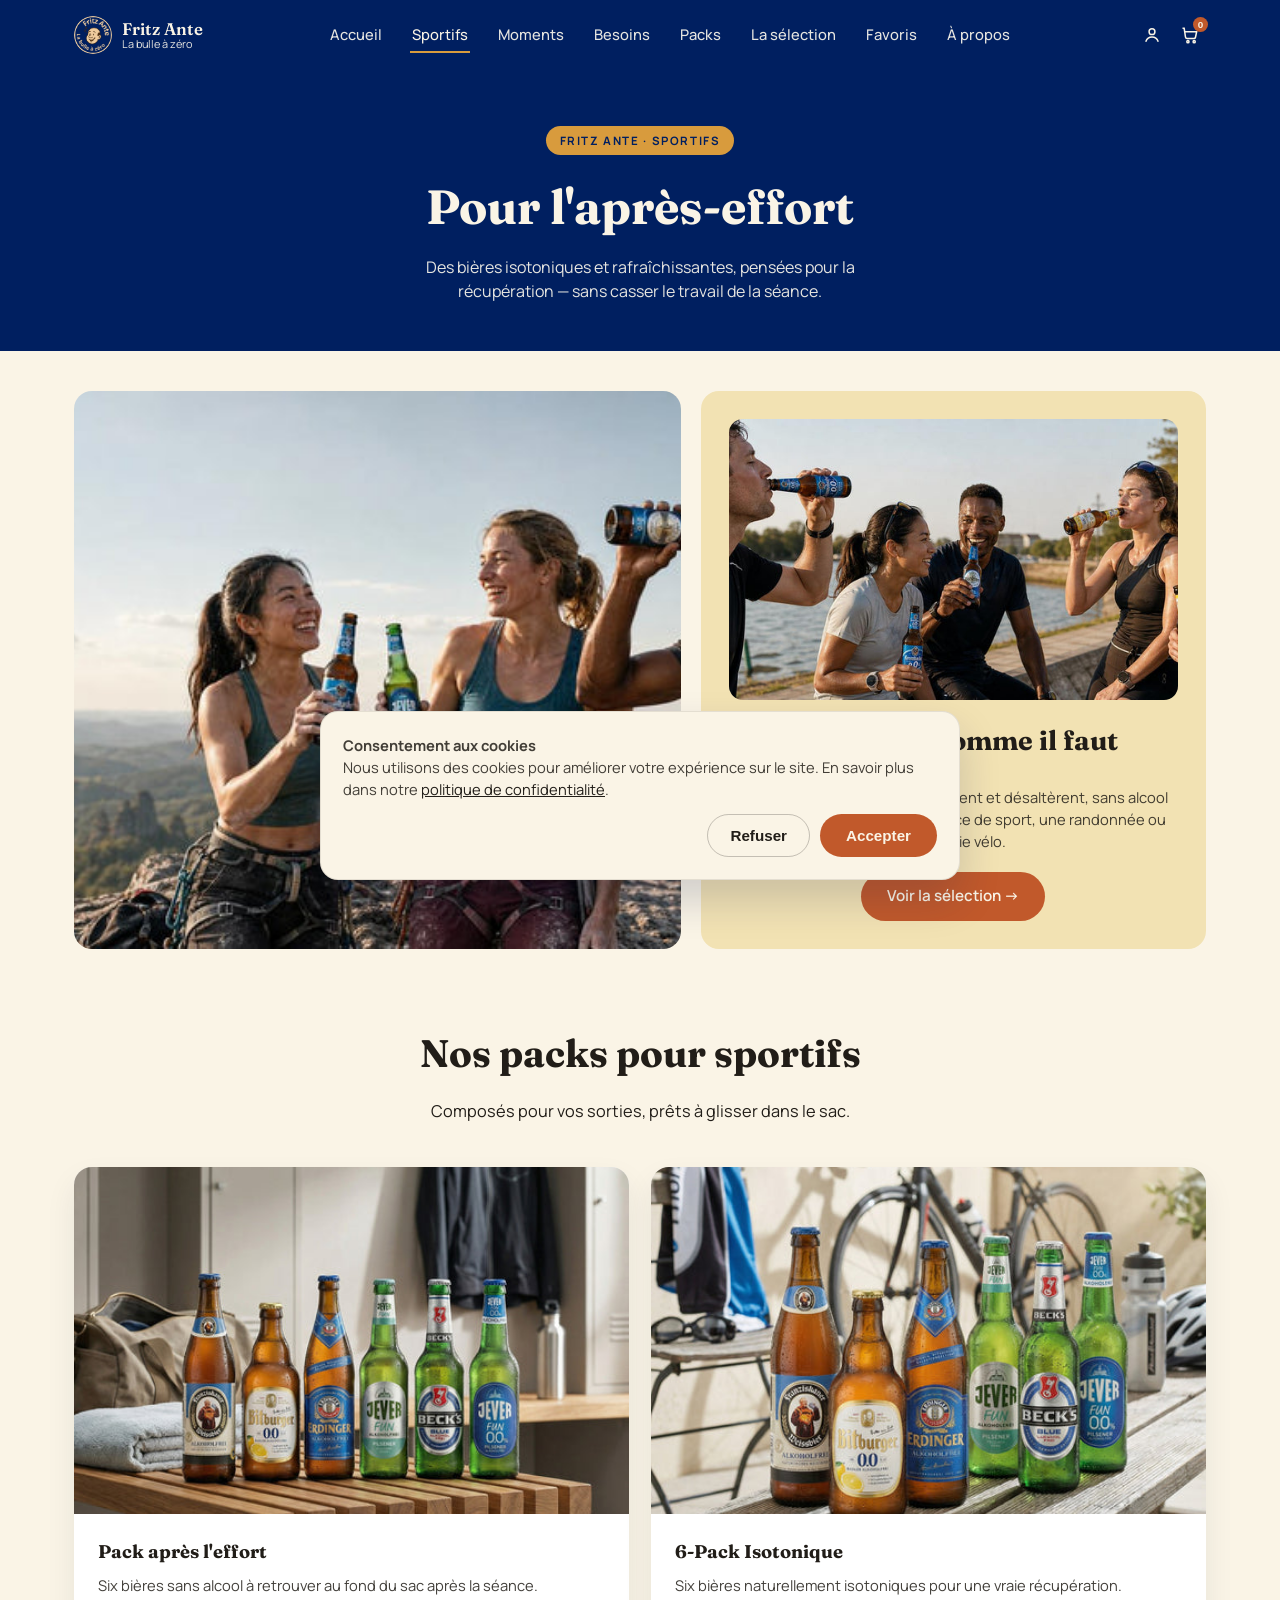
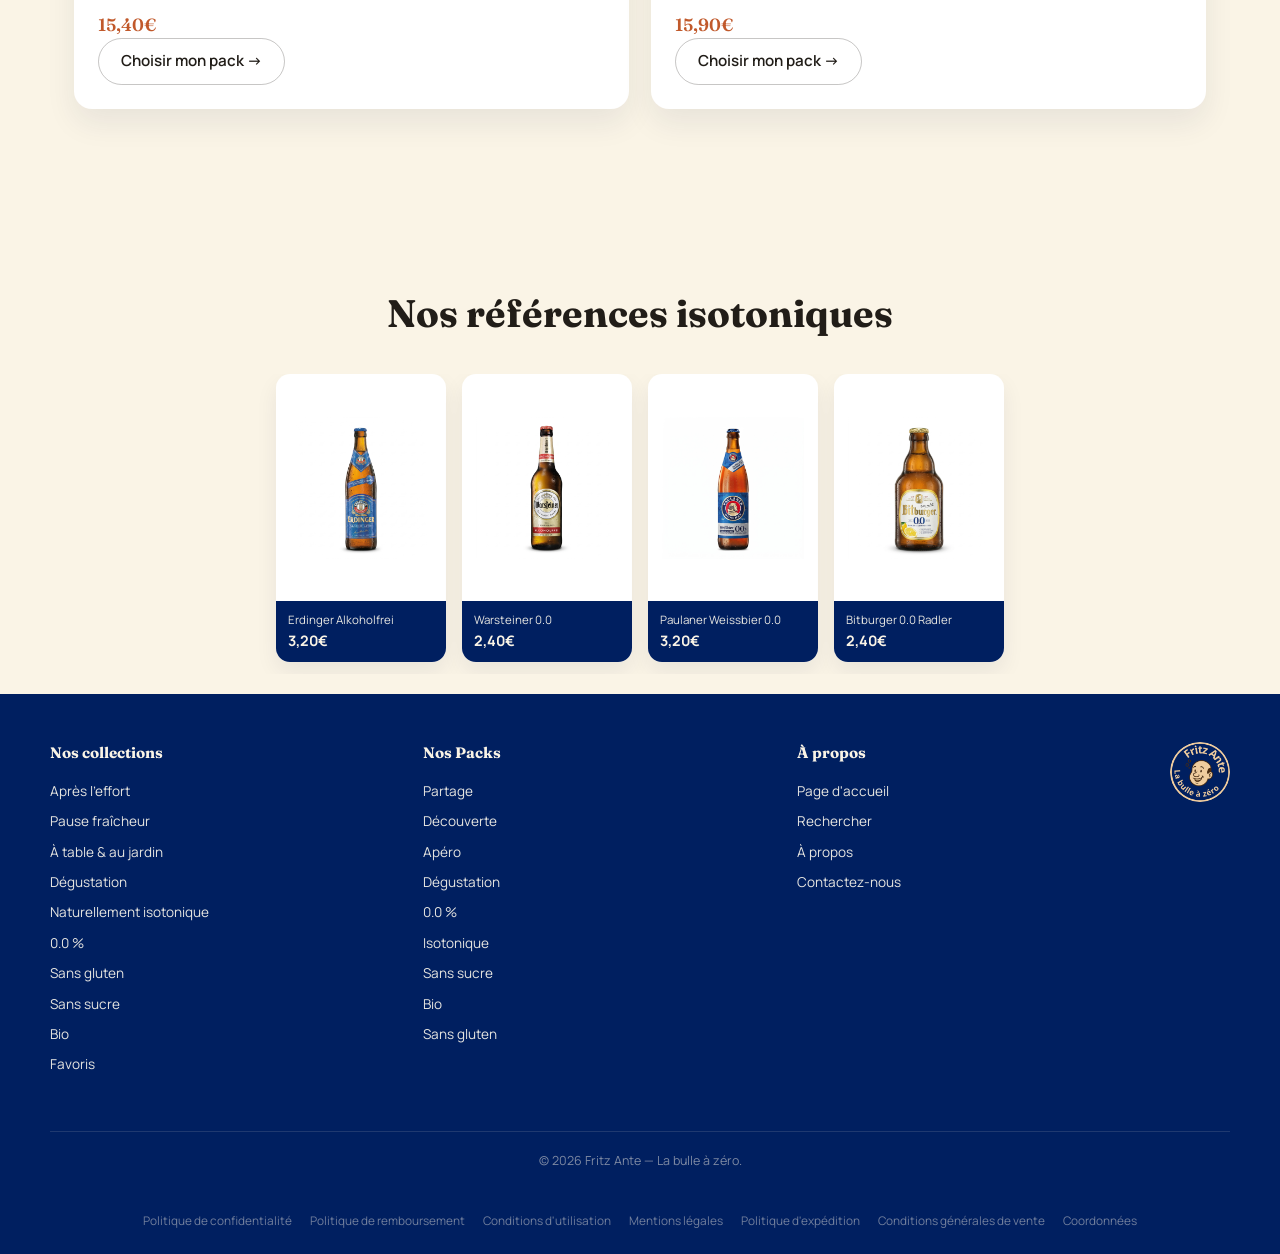
<file: sportifs.html>
<!DOCTYPE html>
<html lang="fr">
<head>
  <meta charset="UTF-8">
  <meta name="viewport" content="width=device-width, initial-scale=1.0">
  <title>Sportifs — Fritz Ante</title>
  <meta name="description" content="Fritz Ante pour les sportifs : bières sans alcool isotoniques et rafraîchissantes pour la récupération après l'effort.">

  <link rel="preconnect" href="https://fonts.googleapis.com">
  <link href="https://fonts.googleapis.com/css2?family=Fraunces:opsz,wght@9..144,500;9..144,600;9..144,700&family=Manrope:wght@400;500;600;700&display=swap" rel="stylesheet">
  <link rel="stylesheet" href="assets/css/style.css">
</head>
<body>

  <!-- ===== BANDEAU COOKIES ===== -->
  <div class="cookie-banner" id="cookieBanner">
    <div class="cookie-content">
      <p><strong>Consentement aux cookies</strong><br>
      Nous utilisons des cookies pour améliorer votre expérience sur le site. En savoir plus dans notre
      <a href="#">politique de confidentialité</a>.</p>
      <div class="cookie-actions">
        <button class="btn btn-ghost" id="cookieRefuse">Refuser</button>
        <button class="btn btn-primary" id="cookieAccept">Accepter</button>
      </div>
    </div>
  </div>

  <!-- ===== NAVIGATION ===== -->
  <header class="navbar">
    <div class="navbar-inner">
      <a href="index.html" class="logo">
        <img class="logo-img" src="assets/images/logo.png" alt="Fritz Ante, la bulle à zéro">
        <span class="logo-text">Fritz Ante<small>La bulle à zéro</small></span>
      </a>

      <nav class="nav-links" id="navLinks">
        <a href="index.html">Accueil</a>
        <a href="sportifs.html" class="active">Sportifs</a>
        <a href="les-moments.html">Moments</a>
        <a href="les-besoins.html">Besoins</a>
        <a href="packs.html">Packs</a>
        <a href="selection.html">La sélection</a>
        <a href="favoris.html">Favoris</a>
        <a href="a-propos.html">À propos</a>
      </nav>

      <div class="navbar-actions">
        <button class="icon-btn" aria-label="Compte">
          <svg width="20" height="20" viewBox="0 0 24 24" fill="none" stroke="currentColor" stroke-width="1.8">
            <circle cx="12" cy="8" r="3.5"/>
            <path d="M4.5 20c1.4-3.6 4.3-5.5 7.5-5.5s6.1 1.9 7.5 5.5"/>
          </svg>
        </button>
        <button class="icon-btn cart-btn" aria-label="Panier">
          <svg width="20" height="20" viewBox="0 0 24 24" fill="none" stroke="currentColor" stroke-width="1.8">
            <path d="M3 4h2l1.6 10.6a2 2 0 0 0 2 1.7h8a2 2 0 0 0 2-1.6L20 8H6.2"/>
            <circle cx="9.5" cy="20" r="1.3"/>
            <circle cx="17" cy="20" r="1.3"/>
          </svg>
          <span class="cart-badge">0</span>
        </button>
        <button class="burger" id="burgerBtn" aria-label="Menu">☰</button>
      </div>
    </div>
  </header>

  <!-- ===== BANNIÈRE DE PAGE ===== -->
  <section class="page-banner">
    <span class="eyebrow">Fritz Ante · Sportifs</span>
    <h1>Pour l'après-effort</h1>
    <p>Des bières isotoniques et rafraîchissantes, pensées pour la récupération — sans casser le travail de la séance.</p>
  </section>

  <!-- ===== MOSAÏQUE PHOTO ===== -->
  <section class="mosaic-duo">
    <div class="mosaic-photo">
      <img src="assets/images/moments/escalade-amis.jpg" alt="Trois grimpeurs trinquant en haut d'une falaise">
    </div>
    <div class="about-card">
      <div class="about-card-photo">
        <img src="assets/images/moments/apres-course-riviere.jpg" alt="Groupe de coureurs trinquant au bord de l'eau après l'effort">
      </div>
      <h2>Récupérer comme il faut</h2>
      <p>Nos bières isotoniques réhydratent et désaltèrent, sans alcool pour reprendre après une séance de sport, une randonnée ou une sortie vélo.</p>
      <a href="selection.html" class="btn btn-primary">Voir la sélection →</a>
    </div>
  </section>

  <!-- ===== NOS PACKS SPORTIFS ===== -->
  <section class="packs" id="packs">
    <div class="section-head">
      <h2>Nos packs pour sportifs</h2>
      <p>Composés pour vos sorties, prêts à glisser dans le sac.</p>
    </div>

    <div class="packs-grid">
      <article class="pack-card">
        <img src="assets/images/moments/pack-recup-gym.jpg" alt="Pack après l'effort, bières sans alcool posé sur un banc de vestiaire de salle de sport">
        <div class="pack-body">
          <h3>Pack après l'effort</h3>
          <p>Six bières sans alcool à retrouver au fond du sac après la séance.</p>
          <div class="pack-price">15,40€</div>
          <a href="packs.html" class="btn btn-ghost">Choisir mon pack →</a>
        </div>
      </article>

      <article class="pack-card">
        <img src="assets/images/moments/pack-recup-velo.jpg" alt="6-Pack Isotonique, bières sans alcool posé sur un banc avec un vélo de route">
        <div class="pack-body">
          <h3>6-Pack Isotonique</h3>
          <p>Six bières naturellement isotoniques pour une vraie récupération.</p>
          <div class="pack-price">15,90€</div>
          <a href="packs.html" class="btn btn-ghost">Choisir mon pack →</a>
        </div>
      </article>
    </div>

  </section>

  <!-- ===== SÉLECTION SPORTIFS ===== -->
  <section class="shelf">
    <div class="section-head">
      <h2>Nos références isotoniques</h2>
    </div>
    <div class="shelf-row">
      <article class="shelf-item">
        <img src="assets/images/produits/erdinger-uni.jpg" alt="Erdinger Alkoholfrei">
        <div class="shelf-tag"><span>Erdinger Alkoholfrei</span><strong>3,20€</strong></div>
      </article>
      <article class="shelf-item">
        <img src="assets/images/produits/warsteiner-uni.jpg" alt="Warsteiner 0.0">
        <div class="shelf-tag"><span>Warsteiner 0.0</span><strong>2,40€</strong></div>
      </article>
      <article class="shelf-item">
        <img src="assets/images/produits/paulaner-weissbier-uni.jpg" alt="Paulaner Weissbier 0.0">
        <div class="shelf-tag"><span>Paulaner Weissbier 0.0</span><strong>3,20€</strong></div>
      </article>
      <article class="shelf-item">
        <img src="assets/images/produits/bitburger-radler-uni.jpg" alt="Bitburger 0.0 Radler">
        <div class="shelf-tag"><span>Bitburger 0.0 Radler</span><strong>2,40€</strong></div>
      </article>
    </div>
  </section>

  <!-- ===== FOOTER ===== -->
  <footer class="site-footer">
    <div class="footer-inner">
      <div class="footer-col">
        <h4>Nos collections</h4>
        <a href="sportifs.html">Après l'effort</a>
        <a href="les-moments.html">Pause fraîcheur</a>
        <a href="les-moments.html">À table &amp; au jardin</a>
        <a href="les-moments.html">Dégustation</a>
        <a href="les-besoins.html">Naturellement isotonique</a>
        <a href="les-besoins.html">0.0 %</a>
        <a href="les-besoins.html">Sans gluten</a>
        <a href="les-besoins.html">Sans sucre</a>
        <a href="les-besoins.html">Bio</a>
        <a href="favoris.html">Favoris</a>
      </div>
      <div class="footer-col">
        <h4>Nos Packs</h4>
        <a href="packs.html">Partage</a>
        <a href="packs.html">Découverte</a>
        <a href="packs.html">Apéro</a>
        <a href="packs.html">Dégustation</a>
        <a href="packs.html">0.0 %</a>
        <a href="packs.html">Isotonique</a>
        <a href="packs.html">Sans sucre</a>
        <a href="packs.html">Bio</a>
        <a href="packs.html">Sans gluten</a>
      </div>
      <div class="footer-col">
        <h4>À propos</h4>
        <a href="index.html">Page d'accueil</a>
        <a href="selection.html">Rechercher</a>
        <a href="a-propos.html">À propos</a>
        <a href="#">Contactez-nous</a>
      </div>
      <div class="footer-brand">
        <img class="logo-img logo-img-footer" src="assets/images/logo.png" alt="Fritz Ante">
      </div>
      <p class="footer-copy">© 2026 Fritz Ante — La bulle à zéro.</p>
      <nav class="footer-legal">
        <a href="#">Politique de confidentialité</a>
        <a href="#">Politique de remboursement</a>
        <a href="#">Conditions d'utilisation</a>
        <a href="#">Mentions légales</a>
        <a href="#">Politique d'expédition</a>
        <a href="#">Conditions générales de vente</a>
        <a href="#">Coordonnées</a>
      </nav>
    </div>
  </footer>

  <script src="assets/js/script.js"></script>
</body>
</html>
</file>
<file: assets/css/style.css>
/* =========================================================
   FRITZ ANTE — page "Les Moments"
   ========================================================= */

/* ---- Tokens (variables de couleur / typo) ----
   Règle d'or, pour ne jamais reproduire le bug d'avant :
   - Sur fond CREME  -> texte ENCRE (foncé)
   - Sur fond NAVY   -> texte CREME (clair)
   Jamais de texte foncé sur fond foncé, jamais de texte clair sur fond clair. */
:root {
  --cream:      #FAF4E6;
  --cream-soft: #F1E9D6;
  --navy:       #001F60;
  --navy-soft:  #0A2E77;
  --amber:      #D89B3D;
  --amber-pale: #F2E2B3;
  --terracotta: #C1592B;
  --ink:        #211D18;
  --ink-70:     rgba(33, 29, 24, 0.85);
  --cream-70:   rgba(250, 246, 235, 0.92);

  --font-display: "Fraunces", serif;
  --font-body: "Manrope", sans-serif;

  --radius: 18px;
  --max-width: 1180px;
}

* { box-sizing: border-box; }

html { scroll-behavior: smooth; }

body {
  margin: 0;
  background: var(--cream);
  color: var(--ink);
  font-family: var(--font-body);
  line-height: 1.5;
}

img { max-width: 100%; display: block; }

a { color: inherit; text-decoration: none; }

h1, h2, h3 {
  font-family: var(--font-display);
  margin: 0;
  color: var(--ink);
}

/* ---- Boutons ---- */
.btn {
  display: inline-flex;
  align-items: center;
  gap: 6px;
  padding: 13px 26px;
  border-radius: 999px;
  font-weight: 600;
  font-size: 0.95rem;
  border: none;
  cursor: pointer;
  transition: transform 0.15s ease, box-shadow 0.15s ease;
}
.btn:hover { transform: translateY(-2px); }
.btn:focus-visible { outline: 3px solid var(--amber); outline-offset: 2px; }

.btn-primary {
  background: var(--terracotta);
  color: var(--cream); /* texte clair sur fond foncé */
}
.btn-light {
  background: var(--cream);
  color: var(--navy); /* texte foncé sur fond clair */
}
.btn-ghost {
  background: transparent;
  color: var(--ink);
  border: 1px solid rgba(33,29,24,0.25);
  padding: 11px 22px;
}

/* =========================================================
   BANDEAU COOKIES
   ========================================================= */
.cookie-banner {
  position: fixed;
  left: 20px; right: 20px; bottom: 20px;
  max-width: 640px;
  margin: 0 auto;
  background: var(--cream);
  color: var(--ink); /* texte foncé sur fond clair : lisible */
  border: 1px solid rgba(33,29,24,0.1);
  border-radius: var(--radius);
  box-shadow: 0 20px 40px rgba(20,34,75,0.18);
  padding: 22px;
  z-index: 999;
}
.cookie-banner p { margin: 0 0 14px; font-size: 0.92rem; color: var(--ink-70); }
.cookie-banner a { text-decoration: underline; color: var(--ink); }
.cookie-actions { display: flex; gap: 10px; justify-content: flex-end; }
.cookie-banner.hidden { display: none; }

/* =========================================================
   NAVIGATION
   ========================================================= */
.navbar {
  position: sticky;
  top: 0;
  z-index: 100;
  background: var(--navy); /* fond foncé */
  color: var(--cream);      /* -> texte clair, jamais l'inverse */
}
.navbar-inner {
  max-width: var(--max-width);
  margin: 0 auto;
  padding: 16px 24px;
  display: flex;
  align-items: center;
  justify-content: space-between;
  gap: 24px;
}

.logo { display: flex; align-items: center; gap: 10px; }
.logo-img {
  width: 38px; height: 38px;
  border-radius: 50%;
  object-fit: cover;
}
.logo-img-footer { width: 60px; height: 60px; }
.logo-text {
  font-family: var(--font-display);
  font-weight: 600;
  font-size: 1.05rem;
  color: var(--cream);
  display: flex;
  flex-direction: column;
  line-height: 1.1;
}
.logo-text small {
  font-family: var(--font-body);
  font-weight: 400;
  font-size: 0.68rem;
  color: var(--cream-70);
}

.nav-links {
  display: flex;
  gap: 26px;
  flex-wrap: wrap;
}
.nav-links a {
  font-size: 0.92rem;
  font-weight: 500;
  color: var(--cream-70);
  padding: 6px 2px;
  border-bottom: 2px solid transparent;
  transition: color 0.15s ease, border-color 0.15s ease;
}
.nav-links a:hover,
.nav-links a.active {
  color: var(--cream);
  border-color: var(--amber);
}

.navbar-actions { display: flex; align-items: center; gap: 6px; }
.icon-btn {
  background: transparent;
  border: none;
  color: var(--cream);
  cursor: pointer;
  padding: 6px;
  display: flex;
  align-items: center;
  justify-content: center;
  position: relative;
}
.icon-btn svg { display: block; }
.cart-btn { position: relative; }
.cart-badge {
  position: absolute;
  top: -2px; right: -2px;
  min-width: 15px;
  height: 15px;
  padding: 0 3px;
  border-radius: 50%;
  background: var(--terracotta);
  color: var(--cream); /* fond foncé -> texte clair */
  font-size: 0.62rem;
  font-weight: 700;
  display: flex;
  align-items: center;
  justify-content: center;
  line-height: 1;
}
.burger {
  display: none;
  background: transparent;
  border: none;
  color: var(--cream);
  font-size: 1.4rem;
  cursor: pointer;
}

/* =========================================================
   HERO — photo plein écran
   ========================================================= */
.hero {
  position: relative;
  overflow: hidden;
  background: var(--navy);
  min-height: min(82vh, 680px);
  display: flex;
  align-items: center;
  justify-content: center;
  padding: 60px 24px;
  text-align: center;
}
.hero-bg {
  position: absolute;
  inset: 0;
  width: 100%;
  height: 100%;
  object-fit: cover;
  object-position: center 8%; /* remonté encore pour garder tous les visages, y compris l'enfant au fond */
  z-index: 0;
}
/* Calque : dégradé du bas (sombre, pour le texte) vers le haut (quasi transparent,
   la photo garde ses vraies couleurs). C'est ce dégradé qui garantit la lisibilité,
   jamais le texte seul sur la photo brute. */
.hero-overlay {
  position: absolute;
  inset: 0;
  background: linear-gradient(0deg, rgba(0,15,45,0.85) 0%, rgba(0,15,45,0.65) 45%, rgba(0,15,45,0.52) 70%, rgba(0,15,45,0.46) 100%);
  z-index: 1;
}
.hero-content {
  position: relative;
  z-index: 2;
  max-width: 620px;
  margin: 0 auto;
}
.hero-content h1, .hero-content p { text-shadow: 0 2px 14px rgba(0,10,35,0.6); }
.eyebrow {
  display: inline-block;
  font-size: 0.72rem;
  letter-spacing: 0.14em;
  text-transform: uppercase;
  color: var(--navy); /* pastille claire -> texte foncé, lisible partout */
  font-weight: 700;
  margin-bottom: 18px;
  background: var(--amber);
  padding: 6px 14px;
  border-radius: 999px;
}
.hero-content h1 {
  font-size: clamp(2.3rem, 5.5vw, 3.8rem);
  color: var(--cream);
  margin-bottom: 14px;
  line-height: 1.08;
}
.hero-content p {
  font-size: 1.1rem;
  color: var(--cream);
  margin-bottom: 28px;
}
.hero-pills { display: flex; gap: 10px; flex-wrap: wrap; justify-content: center; }
.pill {
  background: var(--cream); /* fond clair plein -> texte foncé, contraste garanti */
  color: var(--navy);
  font-size: 0.85rem;
  font-weight: 700;
  padding: 10px 20px;
  border-radius: 999px;
  box-shadow: 0 6px 16px rgba(0,15,45,0.25);
  transition: transform 0.15s ease, background 0.15s ease;
}
.pill:hover { background: var(--amber); transform: translateY(-2px); }

/* =========================================================
   ÉTAGÈRE — "Découvre notre sélection"
   ========================================================= */
.shelf {
  max-width: var(--max-width);
  margin: 0 auto;
  padding: 76px 24px 20px;
}
.shelf-intro {
  max-width: 720px;
  margin: 0 auto 40px;
  text-align: center;
  color: var(--ink-70);
  font-size: 0.98rem;
  line-height: 1.6;
}
.shelf .section-head { margin-bottom: 32px; }
.shelf-row {
  display: flex;
  justify-content: center;
  gap: 16px;
  overflow-x: auto;
  padding-bottom: 12px;
  scroll-snap-type: x proximity;
}
.shelf-item {
  flex: 0 0 170px;
  scroll-snap-align: start;
  background: #fff; /* fond clair -> texte foncé pour le nom, voir shelf-tag */
  border-radius: 14px;
  overflow: hidden;
  box-shadow: 0 10px 22px rgba(20,34,75,0.07);
}
.shelf-item img {
  width: 100%;
  aspect-ratio: 3 / 4;
  object-fit: contain;
  padding: 14px;
}
.shelf-tag {
  background: var(--navy); /* fond foncé -> texte clair */
  color: var(--cream);
  padding: 10px 12px;
  display: flex;
  flex-direction: column;
  gap: 2px;
}
.shelf-tag span { font-size: 0.72rem; color: var(--cream-70); }
.shelf-tag strong { font-size: 0.9rem; }
/* Modificateur : pour les photos de "scène" (pas des bouteilles sur fond studio),
   on remplit toute la case au lieu de la faire flotter avec des bords blancs. */
.shelf-item--cover img {
  object-fit: cover;
  padding: 0;
}
.shelf-more { text-align: center; margin-top: 28px; }

/* ---- Barre d'outils (Disponibilité / Prix / nombre d'articles / Trier / vue) ---- */
.shelf-toolbar {
  display: flex;
  align-items: center;
  justify-content: space-between;
  flex-wrap: wrap;
  gap: 14px;
  padding-bottom: 16px;
  margin-bottom: 28px;
  border-bottom: 1px solid rgba(33,29,24,0.12);
}
.toolbar-filters, .toolbar-right { display: flex; align-items: center; gap: 20px; flex-wrap: wrap; }
.toolbar-filter {
  display: inline-flex;
  align-items: center;
  gap: 6px;
  background: none;
  border: none;
  cursor: pointer;
  font-family: var(--font-body);
  font-size: 0.85rem;
  font-weight: 600;
  color: var(--ink);
  padding: 4px 0;
}
.toolbar-filter svg { opacity: 0.6; }
.toolbar-count { font-size: 0.85rem; color: var(--ink-70); }
.toolbar-views { display: flex; gap: 2px; }
.view-btn {
  background: none;
  border: none;
  cursor: pointer;
  padding: 6px;
  display: flex;
  color: var(--ink-70);
  border-radius: 6px;
}
.view-btn.active, .view-btn:hover { color: var(--ink); background: var(--cream-soft); }
.shelf-grid {
  display: grid;
  grid-template-columns: repeat(4, 1fr);
  gap: 16px;
}
.shelf-grid .shelf-item { width: 100%; }
/* Vue liste : au lieu de la grille, on scrolle sur le côté (activée par le bouton
   "liste" de la barre d'outils). */
.shelf-grid.shelf-grid--list {
  display: flex;
  overflow-x: auto;
  gap: 16px;
  padding-bottom: 12px;
  scroll-snap-type: x proximity;
}
.shelf-grid.shelf-grid--list .shelf-item {
  flex: 0 0 170px;
  width: 170px;
  scroll-snap-align: start;
}
.shelf-placeholder {
  width: 100%;
  aspect-ratio: 3 / 4;
  display: flex;
  flex-direction: column;
  align-items: center;
  justify-content: center;
  gap: 8px;
  color: rgba(0,31,96,0.25);
  background: var(--cream-soft);
}
.shelf-placeholder span {
  font-size: 0.7rem;
  color: var(--ink-70);
  font-style: italic;
}

/* =========================================================
   MOSAÏQUE : PHOTO + QUI EST FRITZ ANTE
   ========================================================= */
.mosaic-duo {
  max-width: var(--max-width);
  margin: 0 auto;
  padding: 40px 24px 20px;
  display: grid;
  grid-template-columns: 1.2fr 1fr;
  gap: 20px;
}
.mosaic-photo {
  border-radius: var(--radius);
  overflow: hidden;
}
.mosaic-photo img { width: 100%; height: 100%; object-fit: cover; }
.about-card {
  background: var(--amber-pale); /* fond clair -> texte foncé */
  color: var(--ink);
  border-radius: var(--radius);
  padding: 28px;
  text-align: center;
  display: flex;
  flex-direction: column;
  align-items: center;
}
.about-card-photo {
  width: 100%;
  aspect-ratio: 16 / 10;
  border-radius: 14px;
  overflow: hidden;
  margin-bottom: 20px;
}
.about-card-photo img { width: 100%; height: 100%; object-fit: cover; object-position: center 20%; }
.about-card h2 { font-size: clamp(1.3rem, 2.4vw, 1.7rem); margin-bottom: 10px; }
.about-card p { color: var(--ink-70); font-size: 0.92rem; margin-bottom: 20px; }

/* =========================================================
   BANNIÈRE DE PAGE (pages secondaires : Les Moments, etc.)
   ========================================================= */
.page-banner {
  background: var(--navy); /* fond foncé -> texte clair */
  color: var(--cream);
  text-align: center;
  padding: 56px 24px 48px;
}
.page-banner .eyebrow { margin-bottom: 16px; }
.page-banner h1 {
  font-size: clamp(2rem, 4.5vw, 3rem);
  color: var(--cream);
  margin-bottom: 12px;
}
.page-banner p {
  color: var(--cream-70);
  max-width: 520px;
  margin: 0 auto;
}

/* =========================================================
   ARTICLE (page À propos)
   ========================================================= */
.article {
  max-width: 680px;
  margin: 0 auto;
  padding: 56px 24px 80px;
}
.article p {
  color: var(--ink-70);
  font-size: 1.02rem;
  line-height: 1.7;
  margin: 0 0 20px;
}
.article h2 {
  font-size: clamp(1.3rem, 2.6vw, 1.7rem);
  margin: 40px 0 16px;
}
.article ul {
  margin: 0 0 20px;
  padding-left: 22px;
  color: var(--ink-70);
  line-height: 1.8;
}
.article-photo {
  border-radius: var(--radius);
  overflow: hidden;
  margin: 8px 0 32px;
}
.article-photo img { width: 100%; aspect-ratio: 16 / 9; object-fit: cover; object-position: center 20%; }

/* =========================================================
   GRILLE DES MOMENTS
   ========================================================= */
.moments {
  max-width: var(--max-width);
  margin: 0 auto;
  padding: 60px 24px 100px;
  position: relative;
  z-index: 3;
}
.section-head {
  text-align: center;
  max-width: 560px;
  margin: 0 auto 44px;
}
.section-head h2 {
  font-size: clamp(1.7rem, 3.5vw, 2.4rem);
  margin-bottom: 12px;
}
.section-head p { color: var(--ink); font-size: 1.02rem; }

.moments-grid {
  display: grid;
  grid-template-columns: repeat(4, 1fr);
  gap: 20px;
}

.moment-card {
  background: #fff; /* fond clair -> texte foncé */
  color: var(--ink);
  border-radius: var(--radius);
  overflow: hidden;
  box-shadow: 0 14px 30px rgba(20,34,75,0.08);
  transition: transform 0.2s ease, box-shadow 0.2s ease;
  opacity: 0;
  transform: translateY(16px);
}
.moment-card.is-visible {
  opacity: 1;
  transform: translateY(0);
}
.moment-card:hover {
  transform: translateY(-6px);
  box-shadow: 0 22px 40px rgba(20,34,75,0.14);
}
.moment-media {
  aspect-ratio: 4 / 3;
  background: var(--cream-soft);
  overflow: hidden;
}
.moment-media img {
  width: 100%;
  height: 100%;
  object-fit: cover;
  object-position: center 30%; /* garde les bouteilles/visages bien cadrés */
  transition: transform 0.35s ease;
}
/* Pour les photos de bouteilles (fond studio) : on veut voir la bouteille entière,
   centrée, jamais recadrée comme une photo de scène de vie. */
.moment-media.contain {
  background: #fff;
}
.moment-media.contain img {
  object-fit: contain;
  object-position: center;
  padding: 18px;
}
.moment-card:hover .moment-media img { transform: scale(1.05); }
.moment-body { padding: 22px 22px 26px; }
.moment-card h3 { font-size: 1.1rem; margin-bottom: 8px; }
.moment-card p { font-size: 0.9rem; color: var(--ink-70); margin: 0; }

/* =========================================================
   MOSAÏQUE "SELON TES BESOINS"
   ========================================================= */
.besoins-mosaic {
  max-width: var(--max-width);
  margin: 0 auto;
  padding: 60px 24px 100px;
}
.besoins-bento {
  display: grid;
  grid-template-columns: 1.4fr 1fr 1fr;
  grid-template-rows: repeat(2, 1fr);
  gap: 18px;
  height: 560px;
}
.besoins-tile--hero { grid-column: 1; grid-row: 1 / 3; }
.besoins-tile--iso  { grid-column: 2; grid-row: 1; }
.besoins-tile--bio  { grid-column: 3; grid-row: 1; }
.besoins-tile--gluten { grid-column: 2; grid-row: 2; }
.besoins-tile--sucre  { grid-column: 3; grid-row: 2; }
.besoins-tile {
  position: relative;
  display: block;
  border-radius: var(--radius);
  overflow: hidden;
  box-shadow: 0 14px 30px rgba(20,34,75,0.1);
  transition: box-shadow 0.25s ease, transform 0.25s ease;
}
.besoins-tile:hover {
  box-shadow: 0 22px 40px rgba(20,34,75,0.16);
  transform: translateY(-3px);
}
.besoins-tile img {
  width: 100%;
  height: 100%;
  object-fit: cover;
  transition: transform 0.45s ease;
}
.besoins-tile:hover img { transform: scale(1.06); }
.besoins-tile::after {
  content: "";
  position: absolute;
  inset: 0;
  background: linear-gradient(0deg, rgba(0,15,45,0.6) 0%, rgba(0,15,45,0.05) 55%, rgba(0,15,45,0) 75%);
}
.besoins-tile-label {
  position: absolute;
  left: 16px;
  bottom: 16px;
  z-index: 2;
  background: rgba(0,31,96,0.62);
  color: var(--cream); /* fond foncé -> texte clair */
  font-size: 0.84rem;
  font-weight: 700;
  letter-spacing: 0.01em;
  padding: 8px 16px;
  border-radius: 999px;
  backdrop-filter: blur(2px);
}

/* =========================================================
   PACKS
   ========================================================= */
.packs {
  max-width: var(--max-width);
  margin: 0 auto;
  padding: 56px 24px 100px;
}
.packs-grid {
  display: grid;
  grid-template-columns: repeat(2, 1fr);
  gap: 22px;
}
.pack-card {
  background: #fff; /* fond clair -> texte foncé */
  border-radius: var(--radius);
  overflow: hidden;
  box-shadow: 0 14px 30px rgba(20,34,75,0.08);
}
.pack-card img {
  width: 100%;
  aspect-ratio: 16 / 10;
  object-fit: cover;
}
/* Modificateur : photo "scène" avec beaucoup de vide autour du produit -> on zoome
   pour que la bière prenne toute la place, sans bande blanche visible. */
.pack-card--zoom {
  overflow: hidden;
}
.pack-card--zoom img {
  transform: scale(1.4);
  transform-origin: center;
}
/* Modificateur : photo studio d'une bouteille sur fond blanc -> on la centre en
   entier plutôt que de la recadrer n'importe comment. */
.pack-card--bottle img {
  object-fit: contain;
  background: #fff;
  padding: 28px;
}
.pack-body { padding: 24px; }
.pack-body h3 { font-size: 1.15rem; margin-bottom: 8px; }
.pack-body p { color: var(--ink-70); font-size: 0.92rem; margin: 0 0 16px; }
.packs-grid--wide { grid-template-columns: repeat(3, 1fr); }
.pack-price { font-family: var(--font-display); font-weight: 600; font-size: 1.1rem; color: var(--terracotta); }

/* =========================================================
   LA SÉLECTION COMPLÈTE
   ========================================================= */
.selection {
  max-width: var(--max-width);
  margin: 0 auto;
  padding: 0 24px 100px;
}
.selection-strip {
  display: flex;
  gap: 18px;
  overflow-x: auto;
  padding-bottom: 12px;
  scroll-snap-type: x proximity;
}
.selection-item {
  flex: 0 0 140px;
  scroll-snap-align: start;
  background: #fff;
  border-radius: 14px;
  padding: 16px 12px 14px;
  text-align: center;
  box-shadow: 0 10px 22px rgba(20,34,75,0.07);
}
.selection-item img {
  width: 100%;
  height: 150px;
  object-fit: contain;
  margin-bottom: 10px;
}
.selection-item span {
  font-size: 0.82rem;
  font-weight: 600;
  color: var(--ink); /* fond clair -> texte foncé */
}

/* =========================================================
   BANDEAU CTA
   ========================================================= */
.cta-band {
  background: var(--terracotta);
  color: var(--cream); /* fond foncé -> texte clair */
  text-align: center;
  padding: 70px 24px;
}
.cta-inner { max-width: 520px; margin: 0 auto; }
.cta-band h2 { color: var(--cream); font-size: clamp(1.6rem, 3vw, 2.1rem); margin-bottom: 12px; }
.cta-band p { color: var(--cream-70); margin-bottom: 26px; }

/* =========================================================
   FOOTER
   ========================================================= */
.site-footer {
  background: var(--navy);
  color: var(--cream-70); /* fond foncé -> texte clair */
  padding: 48px 24px 24px;
}
.footer-inner {
  max-width: var(--max-width);
  margin: 0 auto;
  display: grid;
  grid-template-columns: repeat(3, 1fr) auto;
  gap: 32px;
  align-items: start;
}
.footer-col { display: flex; flex-direction: column; gap: 10px; }
.footer-col h4 {
  font-family: var(--font-display);
  color: var(--cream);
  font-size: 0.95rem;
  margin: 0 0 6px;
}
.footer-col a { font-size: 0.85rem; color: var(--cream-70); }
.footer-col a:hover { color: var(--cream); }
.footer-brand { display: flex; align-items: flex-start; justify-content: flex-end; }
.footer-copy {
  grid-column: 1 / -1;
  text-align: center;
  font-size: 0.78rem;
  color: rgba(250,244,230,0.5);
  margin-top: 24px;
  padding-top: 20px;
  border-top: 1px solid rgba(250,244,230,0.12);
  margin-bottom: 0;
}
.footer-legal {
  grid-column: 1 / -1;
  display: flex;
  justify-content: center;
  flex-wrap: wrap;
  gap: 6px 18px;
  margin-top: 10px;
}
.footer-legal a {
  font-size: 0.74rem;
  color: rgba(250,244,230,0.45);
}
.footer-legal a:hover { color: var(--cream-70); }

/* =========================================================
   RESPONSIVE
   ========================================================= */
@media (max-width: 960px) {
  .moments-grid { grid-template-columns: repeat(2, 1fr); }
  .packs-grid { grid-template-columns: 1fr; }
  .packs-grid--wide { grid-template-columns: repeat(2, 1fr); }
  .mosaic-duo { grid-template-columns: 1fr; }
  .mosaic-photo { aspect-ratio: 16 / 9; }
  .footer-inner { grid-template-columns: 1fr 1fr; }
  .footer-brand { grid-column: 1 / -1; justify-content: flex-start; }
  .shelf-grid { grid-template-columns: repeat(3, 1fr); }
  .besoins-bento {
    grid-template-columns: 1fr 1fr;
    grid-template-rows: 220px repeat(2, 180px);
    height: auto;
  }
  .besoins-tile--hero { grid-column: 1 / -1; grid-row: 1; }
  .besoins-tile--iso  { grid-column: 1; grid-row: 2; }
  .besoins-tile--bio  { grid-column: 2; grid-row: 2; }
  .besoins-tile--gluten { grid-column: 1; grid-row: 3; }
  .besoins-tile--sucre  { grid-column: 2; grid-row: 3; }
}

@media (max-width: 720px) {
  .nav-links {
    display: none;
    position: absolute;
    top: 100%; left: 0; right: 0;
    background: var(--navy);
    flex-direction: column;
    padding: 16px 24px;
    gap: 14px;
  }
  .nav-links.open { display: flex; }
  .burger { display: block; }
  .hero { min-height: 520px; padding: 40px 20px; }
  .hero-content h1 { font-size: clamp(1.9rem, 8vw, 2.6rem); }
}

@media (max-width: 520px) {
  .moments-grid { grid-template-columns: 1fr; }
  .footer-inner { grid-template-columns: 1fr; text-align: center; }
  .footer-brand { justify-content: center; }
  .hero { min-height: 460px; }
  .pill { font-size: 0.8rem; padding: 9px 16px; }
  .packs-grid--wide { grid-template-columns: 1fr; }
  .shelf-grid { grid-template-columns: repeat(2, 1fr); }
  .besoins-bento {
    grid-template-columns: 1fr;
    grid-template-rows: none;
    height: auto;
  }
  .besoins-tile--hero,
  .besoins-tile--iso,
  .besoins-tile--bio,
  .besoins-tile--gluten,
  .besoins-tile--sucre {
    grid-column: 1;
    grid-row: auto;
    aspect-ratio: 4 / 3;
  }
}
</file>
